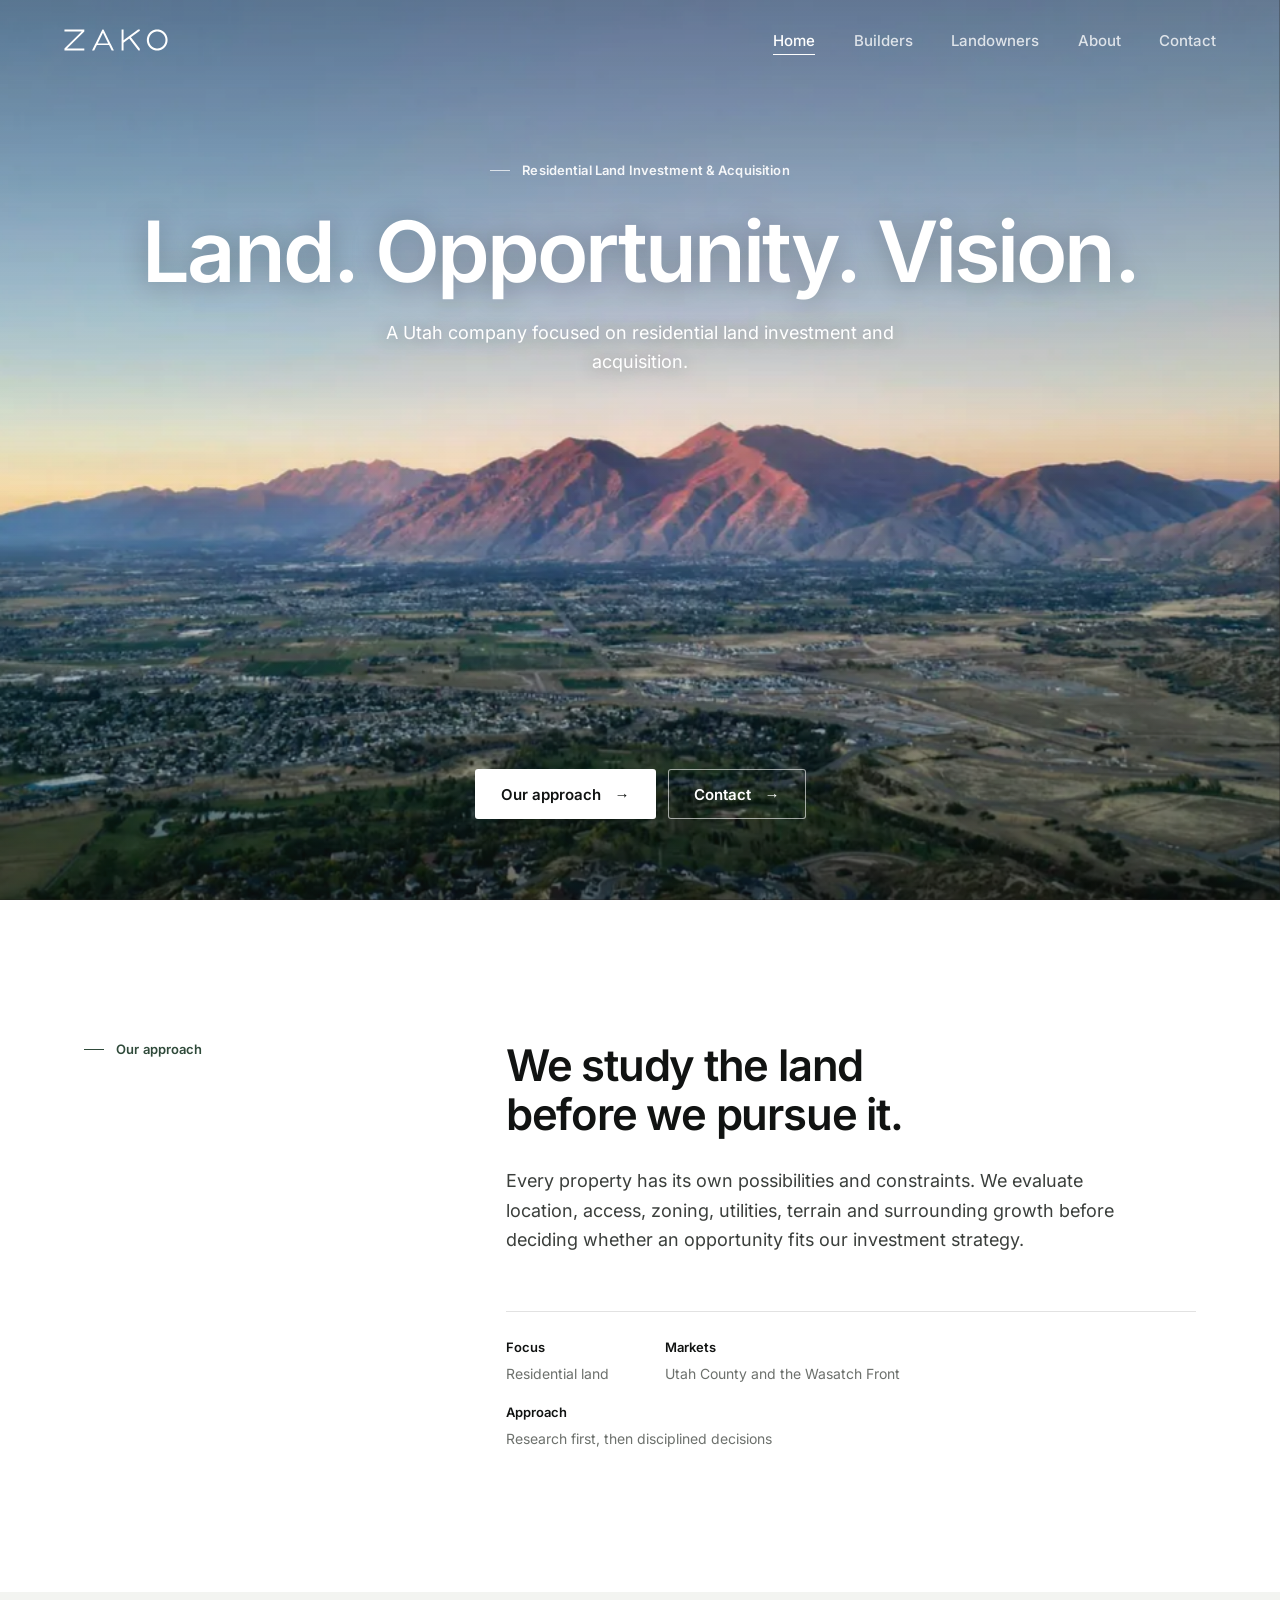
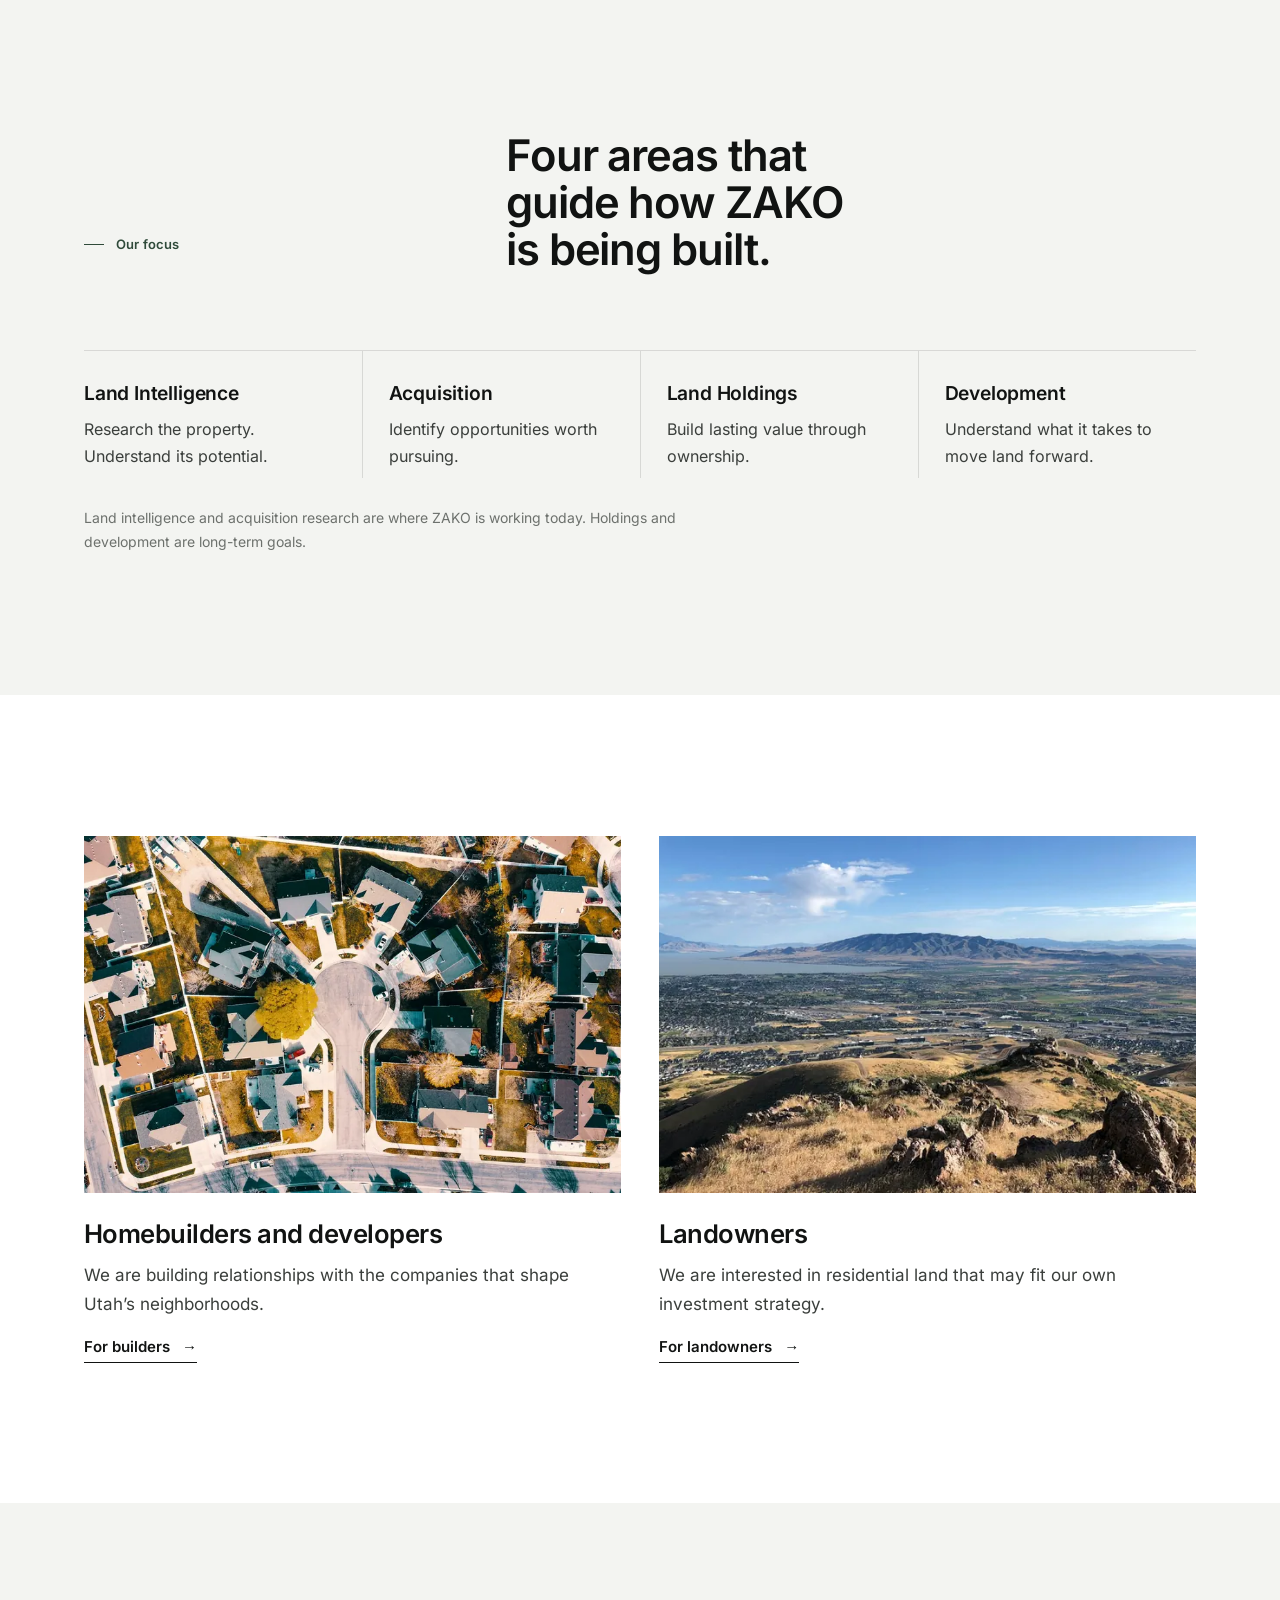
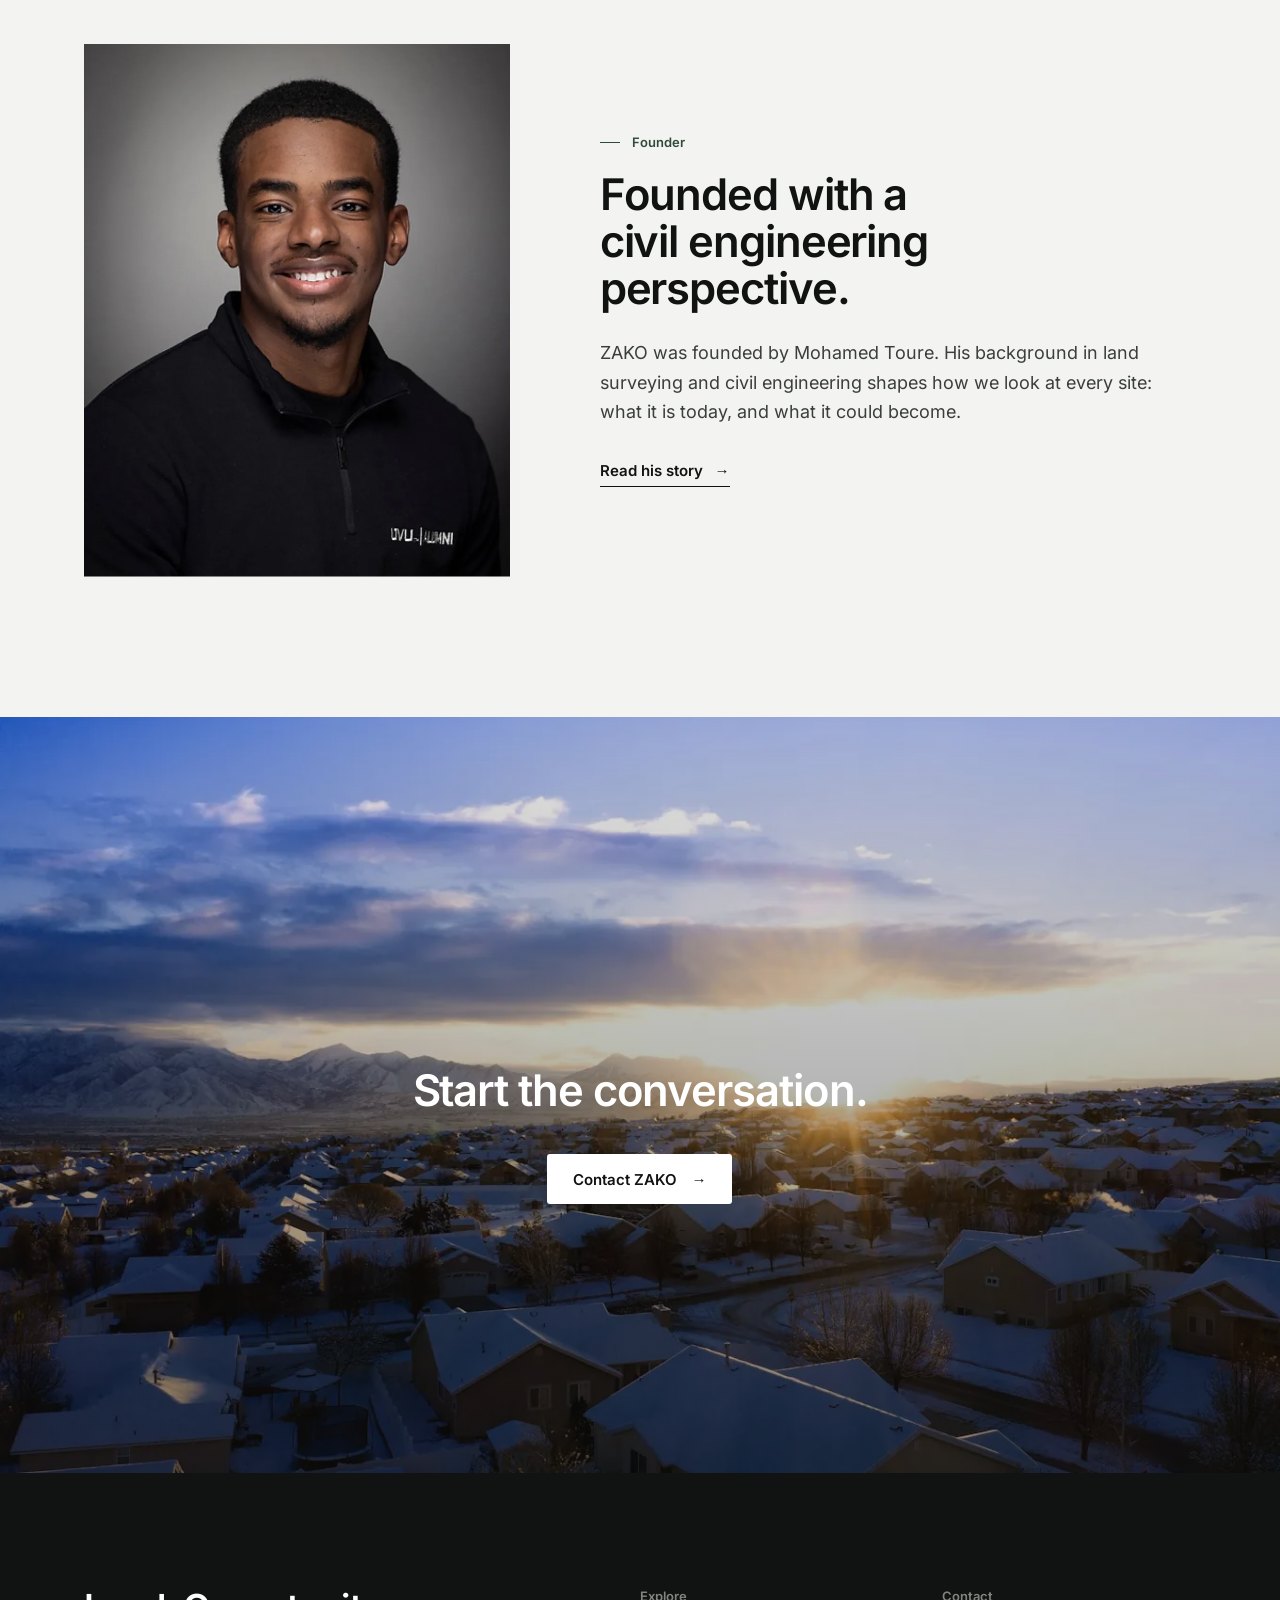
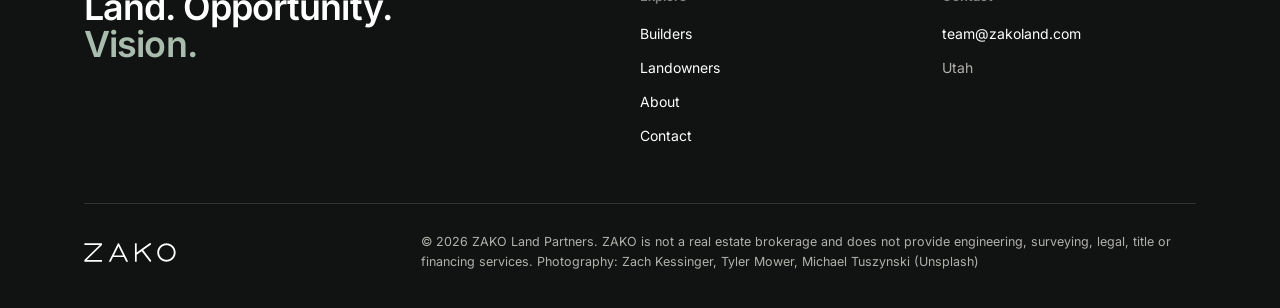
<file: docs/index.html>
<!DOCTYPE html>
<html lang="en">
<head>
<meta charset="utf-8">

<meta name="viewport" content="width=device-width, initial-scale=1">
<title>ZAKO Land Partners | Utah Residential Land Investment & Acquisition</title>
<meta name="description" content="ZAKO Land Partners is a Utah company focused on residential land investment and acquisition. We study the land before we pursue it.">

<link rel="canonical" href="https://zakoland.com/">
<meta property="og:type" content="website">
<meta property="og:site_name" content="ZAKO Land Partners">
<meta property="og:title" content="ZAKO Land Partners | Utah Residential Land Investment & Acquisition">
<meta property="og:description" content="ZAKO Land Partners is a Utah company focused on residential land investment and acquisition. We study the land before we pursue it.">
<meta property="og:url" content="https://zakoland.com/">
<meta property="og:image" content="https://zakoland.com/assets/img/og-image.jpg">
<meta property="og:image:width" content="1200">
<meta property="og:image:height" content="630">
<meta property="og:image:alt" content="ZAKO Land Partners wordmark over a Utah valley at dusk">
<meta name="twitter:card" content="summary_large_image">
<meta name="theme-color" content="#F5F3EE">
<link rel="icon" href="assets/img/favicon.svg" type="image/svg+xml">
<link rel="icon" href="assets/img/favicon-32.png" sizes="32x32" type="image/png">
<link rel="apple-touch-icon" href="assets/img/apple-touch-icon.png">
<link rel="preload" href="assets/fonts/inter-var.woff2" as="font" type="font/woff2" crossorigin>
<link rel="preload" as="image" href="assets/photo/hero-1280.webp" type="image/webp" imagesrcset="assets/photo/hero-800.webp 800w, assets/photo/hero-1280.webp 1280w, assets/photo/hero-1920.webp 1920w" imagesizes="100vw">
<link rel="stylesheet" href="css/site.css">
<script>document.documentElement.classList.add('js')</script>
<script type="application/ld+json">{"@context": "https://schema.org", "@type": "Organization", "name": "ZAKO Land Partners", "url": "https://zakoland.com/", "logo": "https://zakoland.com/assets/img/zako-lockup.svg", "email": "team@zakoland.com", "description": "Residential land investment and acquisition in Utah.", "areaServed": {"@type": "State", "name": "Utah"}}</script>
</head>
<body class="over">
<a class="skip" href="#main">Skip to content</a>

<header class="hdr"><div class="hdr__in">
<a class="logo" href="index.html" aria-label="ZAKO Land Partners, home">
<img class="on-light" src="assets/img/zako.svg" alt="ZAKO" width="104" height="21">
<img class="on-dark" src="assets/img/zako-white.svg" alt="" width="104" height="21"></a>
<button class="menu" type="button" aria-expanded="false" aria-controls="nav">Menu</button>
<nav class="nav" id="nav" aria-label="Main"><a href="index.html" aria-current=page>Home</a><a href="builders.html">Builders</a><a href="landowners.html">Landowners</a><a href="about.html">About</a><a href="contact.html">Contact</a></nav>
</div></header>
<main id="main">
<section class="photo photo--hero" aria-labelledby="h">
<picture><source type="image/webp" srcset="assets/photo/hero-800.webp 800w, assets/photo/hero-1280.webp 1280w, assets/photo/hero-1920.webp 1920w" sizes="100vw"><img src="assets/photo/hero-1920.jpg" srcset="assets/photo/hero-800.jpg 800w, assets/photo/hero-1280.jpg 1280w, assets/photo/hero-1920.jpg 1920w" sizes="100vw" width="1920" height="992" alt="Dusk over Spanish Fork, Utah, with neighborhoods and open land below the mountains" fetchpriority="high" decoding="async"></picture>
<div class="photo__in">
<div class="hero__copy">
<p class="label label--light rise" style="--d:100ms">Residential Land Investment &amp; Acquisition</p>
<h1 id="h"><span class="rise" style="--d:250ms">Land.</span> <span class="rise" style="--d:400ms">Opportunity.</span> <span class="rise v" style="--d:550ms">Vision.</span></h1>
<p class="sub rise" style="--d:760ms">A Utah company focused on residential land investment and acquisition.</p>
</div>
<div class="btns rise" style="--d:920ms"><a class="btn btn--light" href="#approach">Our approach</a><a class="btn btn--ghost" href="contact.html">Contact</a></div>
</div>
<span class="cue" aria-hidden="true"></span>
</section>

<section class="band" id="approach" aria-labelledby="what-h"><div class="wrap intro">
<p class="label" data-r>Our approach</p>
<div>
<h2 id="what-h" class="statement" data-r style="--d:80ms">We study the land before we pursue it.</h2>
<p class="lead" data-r style="--d:140ms">Every property has its own possibilities and constraints. We evaluate location, access, zoning, utilities, terrain and surrounding growth before deciding whether an opportunity fits our investment strategy.</p>
<div class="intro__foot" data-r style="--d:200ms">
<p><span>Focus</span>Residential land</p>
<p><span>Markets</span>Utah County and the Wasatch Front</p>
<p><span>Approach</span>Research first, then disciplined decisions</p>
</div>
</div>
</div></section>

<section class="band band--alt" aria-labelledby="focus-h"><div class="wrap">
<div class="head2"><p class="label" data-r>Our focus</p><h2 id="focus-h" data-r style="--d:60ms">Four areas that guide how ZAKO is being built.</h2></div>
<ul class="focus"><li data-r><h3>Land Intelligence</h3><p>Research the property. Understand its potential.</p></li><li data-r style="--d:90ms"><h3>Acquisition</h3><p>Identify opportunities worth pursuing.</p></li><li data-r style="--d:180ms"><h3>Land Holdings</h3><p>Build lasting value through ownership.</p></li><li data-r style="--d:270ms"><h3>Development</h3><p>Understand what it takes to move land forward.</p></li></ul>
<p class="focus-note" data-r style="--d:200ms">Land intelligence and acquisition research are where ZAKO is working today. Holdings and development are long-term goals.</p>
</div></section>

<section class="band" aria-label="Builders and landowners"><div class="wrap cards">
<a class="card" href="builders.html" data-r><div class="frame"><picture><source type="image/webp" srcset="assets/photo/plan-800.webp 800w, assets/photo/plan-1360.webp 1360w" sizes="(min-width: 901px) 46vw, 92vw"><img src="assets/photo/plan-1360.jpg" srcset="assets/photo/plan-800.jpg 800w, assets/photo/plan-1360.jpg 1360w" sizes="(min-width: 901px) 46vw, 92vw" width="1360" height="880" alt="Aerial view of a residential cul-de-sac in Herriman, Utah" loading="lazy" decoding="async"></picture></div>
<h3>Homebuilders and developers</h3><p>We are building relationships with the companies that shape Utah&rsquo;s neighborhoods.</p><span class="arrow">For builders</span></a>
<a class="card" href="landowners.html" data-r style="--d:120ms"><div class="frame"><picture><source type="image/webp" srcset="assets/photo/valley-800.webp 800w, assets/photo/valley-1280.webp 1280w, assets/photo/valley-1920.webp 1920w" sizes="(min-width: 901px) 46vw, 92vw"><img src="assets/photo/valley-1920.jpg" srcset="assets/photo/valley-800.jpg 800w, assets/photo/valley-1280.jpg 1280w, assets/photo/valley-1920.jpg 1920w" sizes="(min-width: 901px) 46vw, 92vw" width="1920" height="992" alt="View over Lehi and Saratoga Springs, Utah, toward Utah Lake" loading="lazy" decoding="async"></picture></div>
<h3>Landowners</h3><p>We are interested in residential land that may fit our own investment strategy.</p><span class="arrow">For landowners</span></a>
</div></section>

<section class="band band--alt" aria-labelledby="founder"><div class="wrap founder">
<div class="frame" data-r><picture><source type="image/webp" srcset="assets/photo/founder-480.webp 480w, assets/photo/founder-839.webp 839w" sizes="(min-width: 901px) 40vw, 90vw"><img src="assets/photo/founder-839.jpg" srcset="assets/photo/founder-480.jpg 480w, assets/photo/founder-839.jpg 839w" sizes="(min-width: 901px) 40vw, 90vw" width="839" height="1327" alt="Mohamed Toure, founder of ZAKO Land Partners" loading="lazy" decoding="async"></picture></div>
<div>
<p class="label" data-r>Founder</p>
<h2 id="founder" data-r style="--d:60ms">Founded with a civil engineering perspective.</h2>
<p class="lead" data-r style="--d:120ms">ZAKO was founded by Mohamed Toure. His background in land surveying and civil engineering shapes how we look at every site: what it is today, and what it could become.</p>
<a class="arrow" data-r style="--d:180ms" href="about.html">Read his story</a>
</div>
</div></section>

<section class="photo photo--end" aria-labelledby="c">
<picture><source type="image/webp" srcset="assets/photo/dawn-800.webp 800w, assets/photo/dawn-1360.webp 1360w" sizes="100vw"><img src="assets/photo/dawn-1360.jpg" srcset="assets/photo/dawn-800.jpg 800w, assets/photo/dawn-1360.jpg 1360w" sizes="100vw" width="1360" height="880" alt="Sunrise over a snow-covered neighborhood in Herriman, Utah" loading="lazy" decoding="async"></picture>
<div class="photo__in"><div>
<h2 id="c" data-r style="--d:60ms">Start the conversation.</h2>
<div class="btns" data-r style="--d:160ms"><a class="btn btn--light" href="contact.html">Contact ZAKO</a></div>
</div></div>
</section>
</main>
<footer class="ftr"><div class="wrap">
<div class="ftr__top">
<p class="ftr__say">Land. Opportunity. <em>Vision.</em></p>
<div><h2>Explore</h2><nav aria-label="Footer"><a href="builders.html">Builders</a><a href="landowners.html">Landowners</a><a href="about.html">About</a><a href="contact.html">Contact</a></nav></div>
<div class="ftr__contact"><h2>Contact</h2><p><a href="mailto:team@zakoland.com">team@zakoland.com</a></p><p>Utah</p></div>
</div>
<div class="ftr__bar">
<a class="logo" href="index.html" aria-label="ZAKO Land Partners, home"><img src="assets/img/zako-white.svg" alt="ZAKO" width="104" height="21"></a>
<p class="ftr__fine">&copy; <span data-year>2026</span> ZAKO Land Partners. ZAKO is not a real estate brokerage and does not provide engineering, surveying, legal, title or financing services. Photography: Zach Kessinger, Tyler Mower, Michael Tuszynski (Unsplash)</p>
</div>
</div></footer>
<script src="js/site.js" defer></script>
</body>
</html>
</file>
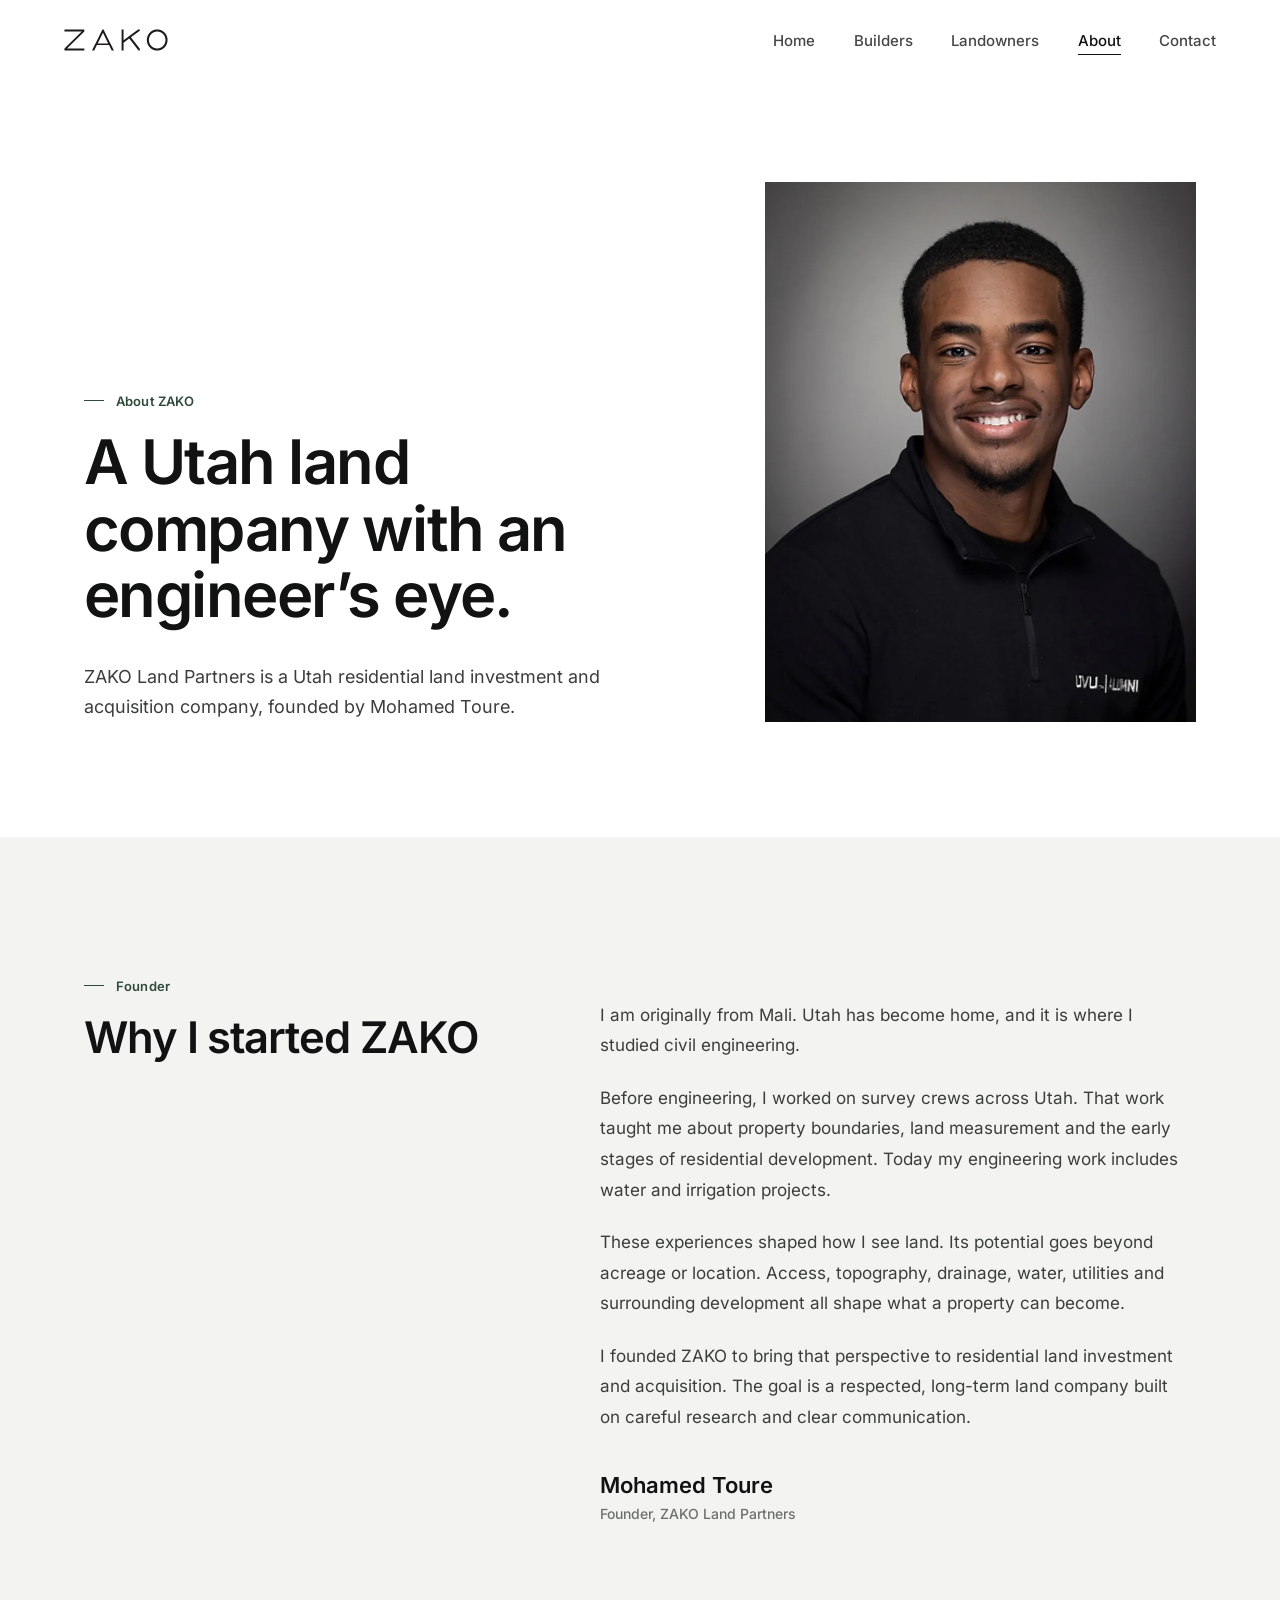
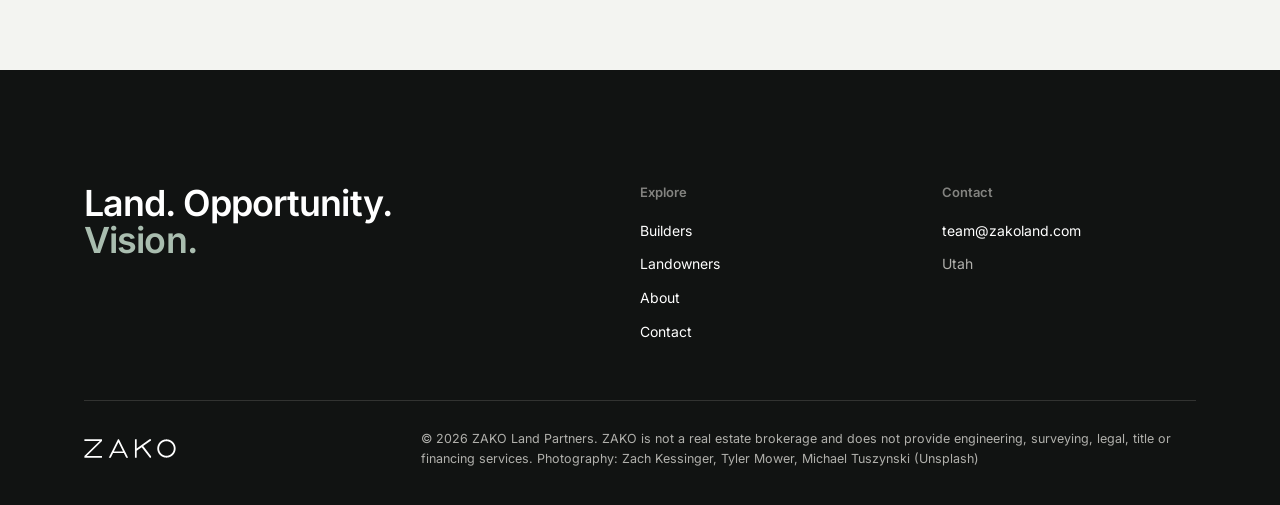
<file: docs/about.html>
<!DOCTYPE html>
<html lang="en">
<head>
<meta charset="utf-8">

<meta name="viewport" content="width=device-width, initial-scale=1">
<title>About | ZAKO Land Partners</title>
<meta name="description" content="ZAKO Land Partners was founded in Utah by Mohamed Toure, bringing a surveying and civil engineering perspective to land investment and acquisition.">

<link rel="canonical" href="https://zakoland.com/about.html">
<meta property="og:type" content="website">
<meta property="og:site_name" content="ZAKO Land Partners">
<meta property="og:title" content="About | ZAKO Land Partners">
<meta property="og:description" content="ZAKO Land Partners was founded in Utah by Mohamed Toure, bringing a surveying and civil engineering perspective to land investment and acquisition.">
<meta property="og:url" content="https://zakoland.com/about.html">
<meta property="og:image" content="https://zakoland.com/assets/img/og-image.jpg">
<meta property="og:image:width" content="1200">
<meta property="og:image:height" content="630">
<meta property="og:image:alt" content="ZAKO Land Partners wordmark over a Utah valley at dusk">
<meta name="twitter:card" content="summary_large_image">
<meta name="theme-color" content="#F5F3EE">
<link rel="icon" href="assets/img/favicon.svg" type="image/svg+xml">
<link rel="icon" href="assets/img/favicon-32.png" sizes="32x32" type="image/png">
<link rel="apple-touch-icon" href="assets/img/apple-touch-icon.png">
<link rel="preload" href="assets/fonts/inter-var.woff2" as="font" type="font/woff2" crossorigin>

<link rel="stylesheet" href="css/site.css">
<script>document.documentElement.classList.add('js')</script>

</head>
<body class="">
<a class="skip" href="#main">Skip to content</a>

<header class="hdr"><div class="hdr__in">
<a class="logo" href="index.html" aria-label="ZAKO Land Partners, home">
<img class="on-light" src="assets/img/zako.svg" alt="ZAKO" width="104" height="21">
<img class="on-dark" src="assets/img/zako-white.svg" alt="" width="104" height="21"></a>
<button class="menu" type="button" aria-expanded="false" aria-controls="nav">Menu</button>
<nav class="nav" id="nav" aria-label="Main"><a href="index.html">Home</a><a href="builders.html">Builders</a><a href="landowners.html">Landowners</a><a href="about.html" aria-current=page>About</a><a href="contact.html">Contact</a></nav>
</div></header>
<main id="main">
<section class="open about-open" aria-labelledby="h"><div class="wrap open__grid">
<div>
<p class="label rise" style="--d:80ms">About ZAKO</p>
<h1 id="h" class="rise" style="--d:200ms">A Utah land company with an engineer&rsquo;s eye.</h1>
<p class="lead rise" style="--d:360ms">ZAKO Land Partners is a Utah residential land investment and acquisition company, founded by Mohamed Toure.</p>

</div>
<div class="frame frame--land rise" style="--d:300ms"><picture><source type="image/webp" srcset="assets/photo/founder-480.webp 480w, assets/photo/founder-839.webp 839w" sizes="(min-width: 901px) 40vw, 90vw"><img src="assets/photo/founder-839.jpg" srcset="assets/photo/founder-480.jpg 480w, assets/photo/founder-839.jpg 839w" sizes="(min-width: 901px) 40vw, 90vw" width="839" height="1327" alt="Mohamed Toure, founder of ZAKO Land Partners" fetchpriority="high" decoding="async"></picture></div>
</div></section>

<section class="band band--alt" aria-labelledby="f"><div class="wrap split">
<div><p class="label" data-r>Founder</p><h2 id="f" data-r style="--d:60ms">Why I started ZAKO</h2></div>
<div class="story">
<p data-r style="--d:60ms">I am originally from Mali. Utah has become home, and it is where I studied civil engineering.</p><p data-r style="--d:100ms">Before engineering, I worked on survey crews across Utah. That work taught me about property boundaries, land measurement and the early stages of residential development. Today my engineering work includes water and irrigation projects.</p><p data-r style="--d:140ms">These experiences shaped how I see land. Its potential goes beyond acreage or location. Access, topography, drainage, water, utilities and surrounding development all shape what a property can become.</p><p data-r style="--d:180ms">I founded ZAKO to bring that perspective to residential land investment and acquisition. The goal is a respected, long-term land company built on careful research and clear communication.</p>
<p class="sign" data-r style="--d:240ms">Mohamed Toure<span>Founder, ZAKO Land Partners</span></p>
</div>
</div></section>
</main>
<footer class="ftr"><div class="wrap">
<div class="ftr__top">
<p class="ftr__say">Land. Opportunity. <em>Vision.</em></p>
<div><h2>Explore</h2><nav aria-label="Footer"><a href="builders.html">Builders</a><a href="landowners.html">Landowners</a><a href="about.html">About</a><a href="contact.html">Contact</a></nav></div>
<div class="ftr__contact"><h2>Contact</h2><p><a href="mailto:team@zakoland.com">team@zakoland.com</a></p><p>Utah</p></div>
</div>
<div class="ftr__bar">
<a class="logo" href="index.html" aria-label="ZAKO Land Partners, home"><img src="assets/img/zako-white.svg" alt="ZAKO" width="104" height="21"></a>
<p class="ftr__fine">&copy; <span data-year>2026</span> ZAKO Land Partners. ZAKO is not a real estate brokerage and does not provide engineering, surveying, legal, title or financing services. Photography: Zach Kessinger, Tyler Mower, Michael Tuszynski (Unsplash)</p>
</div>
</div></footer>
<script src="js/site.js" defer></script>
</body>
</html>
</file>
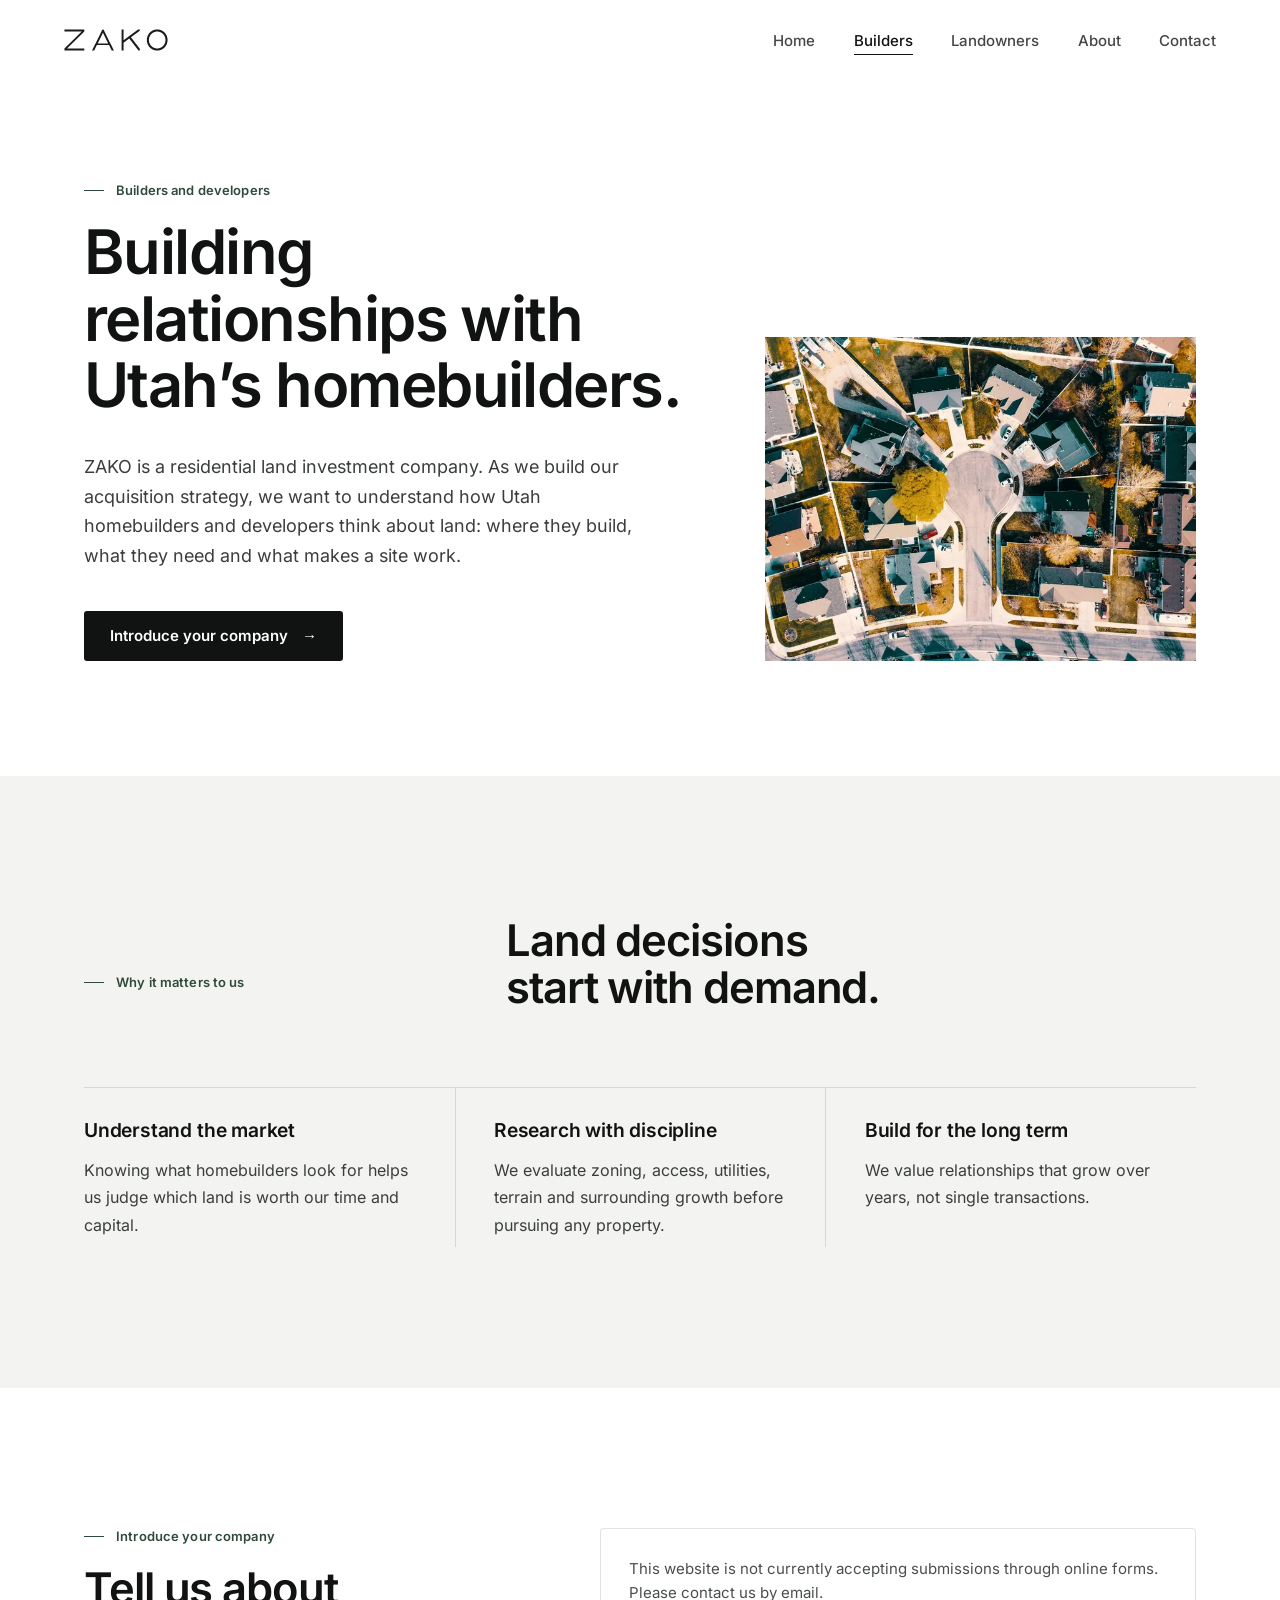
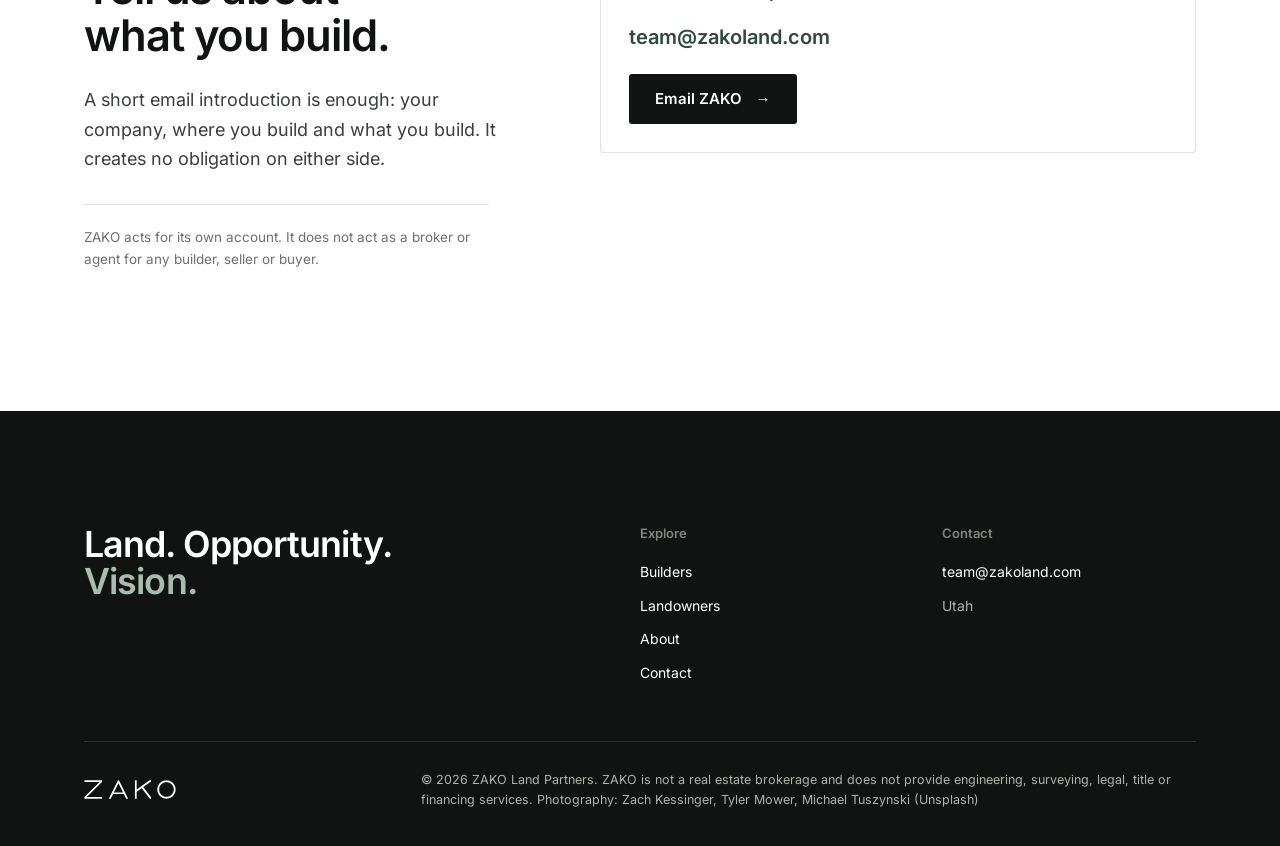
<file: docs/builders.html>
<!DOCTYPE html>
<html lang="en">
<head>
<meta charset="utf-8">

<meta name="viewport" content="width=device-width, initial-scale=1">
<title>Builders and Developers | ZAKO Land Partners</title>
<meta name="description" content="ZAKO Land Partners is building relationships with Utah homebuilders and developers as part of its residential land investment strategy.">

<link rel="canonical" href="https://zakoland.com/builders.html">
<meta property="og:type" content="website">
<meta property="og:site_name" content="ZAKO Land Partners">
<meta property="og:title" content="Builders and Developers | ZAKO Land Partners">
<meta property="og:description" content="ZAKO Land Partners is building relationships with Utah homebuilders and developers as part of its residential land investment strategy.">
<meta property="og:url" content="https://zakoland.com/builders.html">
<meta property="og:image" content="https://zakoland.com/assets/img/og-image.jpg">
<meta property="og:image:width" content="1200">
<meta property="og:image:height" content="630">
<meta property="og:image:alt" content="ZAKO Land Partners wordmark over a Utah valley at dusk">
<meta name="twitter:card" content="summary_large_image">
<meta name="theme-color" content="#F5F3EE">
<link rel="icon" href="assets/img/favicon.svg" type="image/svg+xml">
<link rel="icon" href="assets/img/favicon-32.png" sizes="32x32" type="image/png">
<link rel="apple-touch-icon" href="assets/img/apple-touch-icon.png">
<link rel="preload" href="assets/fonts/inter-var.woff2" as="font" type="font/woff2" crossorigin>

<link rel="stylesheet" href="css/site.css">
<script>document.documentElement.classList.add('js')</script>

</head>
<body class="">
<a class="skip" href="#main">Skip to content</a>

<header class="hdr"><div class="hdr__in">
<a class="logo" href="index.html" aria-label="ZAKO Land Partners, home">
<img class="on-light" src="assets/img/zako.svg" alt="ZAKO" width="104" height="21">
<img class="on-dark" src="assets/img/zako-white.svg" alt="" width="104" height="21"></a>
<button class="menu" type="button" aria-expanded="false" aria-controls="nav">Menu</button>
<nav class="nav" id="nav" aria-label="Main"><a href="index.html">Home</a><a href="builders.html" aria-current=page>Builders</a><a href="landowners.html">Landowners</a><a href="about.html">About</a><a href="contact.html">Contact</a></nav>
</div></header>
<main id="main">
<section class="open " aria-labelledby="h"><div class="wrap open__grid">
<div>
<p class="label rise" style="--d:80ms">Builders and developers</p>
<h1 id="h" class="rise" style="--d:200ms">Building relationships with Utah&rsquo;s homebuilders.</h1>
<p class="lead rise" style="--d:360ms">ZAKO is a residential land investment company. As we build our acquisition strategy, we want to understand how Utah homebuilders and developers think about land: where they build, what they need and what makes a site work.</p>
<div class="btns rise" style="--d:480ms"><a class="btn" href="#introduce">Introduce your company</a></div>
</div>
<div class="frame frame--land rise" style="--d:300ms"><picture><source type="image/webp" srcset="assets/photo/plan-800.webp 800w, assets/photo/plan-1360.webp 1360w" sizes="(min-width: 901px) 40vw, 90vw"><img src="assets/photo/plan-1360.jpg" srcset="assets/photo/plan-800.jpg 800w, assets/photo/plan-1360.jpg 1360w" sizes="(min-width: 901px) 40vw, 90vw" width="1360" height="880" alt="Aerial view of a residential cul-de-sac in Herriman, Utah" fetchpriority="high" decoding="async"></picture></div>
</div></section>

<section class="band band--alt" aria-labelledby="how"><div class="wrap">
<div class="head2"><p class="label" data-r>Why it matters to us</p><h2 id="how" data-r style="--d:60ms">Land decisions start with demand.</h2></div>
<ol class="steps"><li data-r><h3>Understand the market</h3><p>Knowing what homebuilders look for helps us judge which land is worth our time and capital.</p></li><li data-r style="--d:110ms"><h3>Research with discipline</h3><p>We evaluate zoning, access, utilities, terrain and surrounding growth before pursuing any property.</p></li><li data-r style="--d:220ms"><h3>Build for the long term</h3><p>We value relationships that grow over years, not single transactions.</p></li></ol>
</div></section>

<section class="band" id="introduce" aria-labelledby="f"><div class="wrap split">
<div><p class="label" data-r>Introduce your company</p><h2 id="f" data-r style="--d:60ms">Tell us about what you build.</h2>
<p class="lead" data-r style="--d:120ms">A short email introduction is enough: your company, where you build and what you build. It creates no obligation on either side.</p>
<p class="fine" data-r style="--d:180ms">ZAKO acts for its own account. It does not act as a broker or agent for any builder, seller or buyer.</p></div>
<div class="mailbox">
<p class="mailbox__note">This website is not currently accepting submissions through online forms. Please contact us by email.</p>
<p><a class="mailbox__addr" href="mailto:team@zakoland.com?subject=Builder%20introduction">team@zakoland.com</a></p>
<div><a class="btn" href="mailto:team@zakoland.com?subject=Builder%20introduction">Email ZAKO</a></div>
</div>
</div></section>
</main>
<footer class="ftr"><div class="wrap">
<div class="ftr__top">
<p class="ftr__say">Land. Opportunity. <em>Vision.</em></p>
<div><h2>Explore</h2><nav aria-label="Footer"><a href="builders.html">Builders</a><a href="landowners.html">Landowners</a><a href="about.html">About</a><a href="contact.html">Contact</a></nav></div>
<div class="ftr__contact"><h2>Contact</h2><p><a href="mailto:team@zakoland.com">team@zakoland.com</a></p><p>Utah</p></div>
</div>
<div class="ftr__bar">
<a class="logo" href="index.html" aria-label="ZAKO Land Partners, home"><img src="assets/img/zako-white.svg" alt="ZAKO" width="104" height="21"></a>
<p class="ftr__fine">&copy; <span data-year>2026</span> ZAKO Land Partners. ZAKO is not a real estate brokerage and does not provide engineering, surveying, legal, title or financing services. Photography: Zach Kessinger, Tyler Mower, Michael Tuszynski (Unsplash)</p>
</div>
</div></footer>
<script src="js/site.js" defer></script>
</body>
</html>
</file>
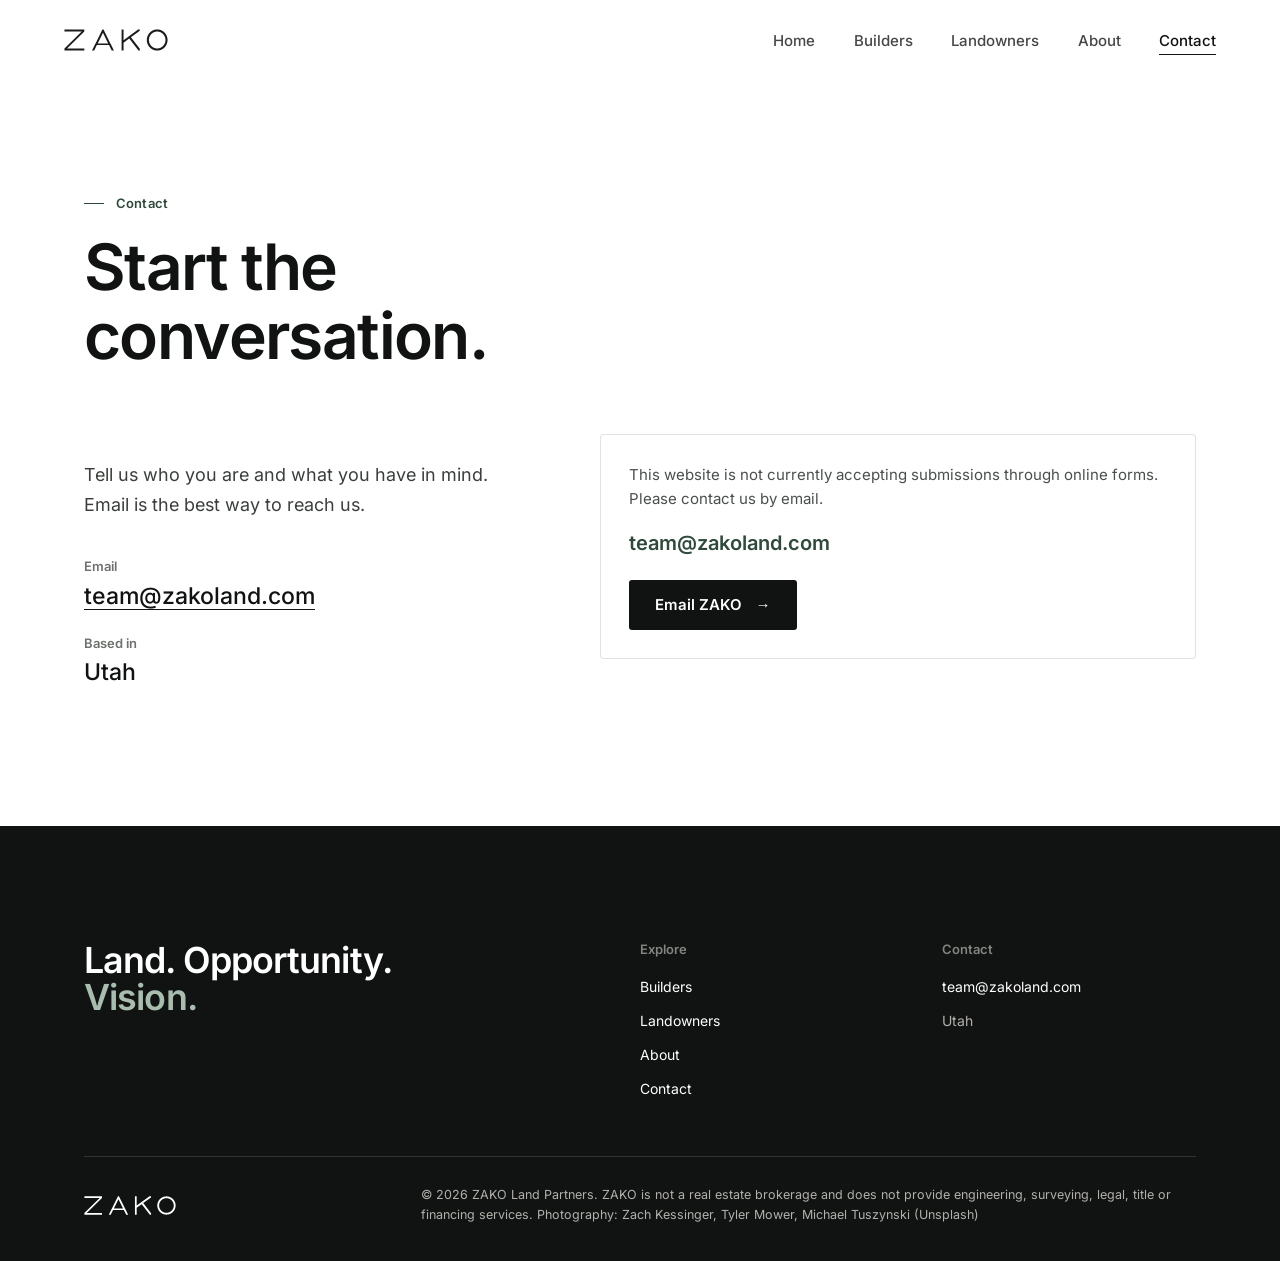
<file: docs/contact.html>
<!DOCTYPE html>
<html lang="en">
<head>
<meta charset="utf-8">

<meta name="viewport" content="width=device-width, initial-scale=1">
<title>Contact | ZAKO Land Partners</title>
<meta name="description" content="Contact ZAKO Land Partners about residential land in Utah. team@zakoland.com">

<link rel="canonical" href="https://zakoland.com/contact.html">
<meta property="og:type" content="website">
<meta property="og:site_name" content="ZAKO Land Partners">
<meta property="og:title" content="Contact | ZAKO Land Partners">
<meta property="og:description" content="Contact ZAKO Land Partners about residential land in Utah. team@zakoland.com">
<meta property="og:url" content="https://zakoland.com/contact.html">
<meta property="og:image" content="https://zakoland.com/assets/img/og-image.jpg">
<meta property="og:image:width" content="1200">
<meta property="og:image:height" content="630">
<meta property="og:image:alt" content="ZAKO Land Partners wordmark over a Utah valley at dusk">
<meta name="twitter:card" content="summary_large_image">
<meta name="theme-color" content="#F5F3EE">
<link rel="icon" href="assets/img/favicon.svg" type="image/svg+xml">
<link rel="icon" href="assets/img/favicon-32.png" sizes="32x32" type="image/png">
<link rel="apple-touch-icon" href="assets/img/apple-touch-icon.png">
<link rel="preload" href="assets/fonts/inter-var.woff2" as="font" type="font/woff2" crossorigin>

<link rel="stylesheet" href="css/site.css">
<script>document.documentElement.classList.add('js')</script>

</head>
<body class="">
<a class="skip" href="#main">Skip to content</a>

<header class="hdr"><div class="hdr__in">
<a class="logo" href="index.html" aria-label="ZAKO Land Partners, home">
<img class="on-light" src="assets/img/zako.svg" alt="ZAKO" width="104" height="21">
<img class="on-dark" src="assets/img/zako-white.svg" alt="" width="104" height="21"></a>
<button class="menu" type="button" aria-expanded="false" aria-controls="nav">Menu</button>
<nav class="nav" id="nav" aria-label="Main"><a href="index.html">Home</a><a href="builders.html">Builders</a><a href="landowners.html">Landowners</a><a href="about.html">About</a><a href="contact.html" aria-current=page>Contact</a></nav>
</div></header>
<main id="main">
<section class="phead"><div class="wrap">
<p class="label rise" style="--d:80ms">Contact</p>
<h1 class="rise" style="--d:200ms">Start the conversation.</h1>
</div></section>
<section class="band band--flush" aria-label="Contact by email"><div class="wrap split">
<div><p class="lead" data-r>Tell us who you are and what you have in mind. Email is the best way to reach us.</p>
<dl class="contacts" data-r style="--d:80ms">
<div><dt>Email</dt><dd><a href="mailto:team@zakoland.com">team@zakoland.com</a></dd></div>
<div><dt>Based in</dt><dd>Utah</dd></div>
</dl></div>
<div class="mailbox">
<p class="mailbox__note">This website is not currently accepting submissions through online forms. Please contact us by email.</p>
<p><a class="mailbox__addr" href="mailto:team@zakoland.com?subject=Website%20inquiry">team@zakoland.com</a></p>
<div><a class="btn" href="mailto:team@zakoland.com?subject=Website%20inquiry">Email ZAKO</a></div>
</div>
</div></section>
</main>
<footer class="ftr"><div class="wrap">
<div class="ftr__top">
<p class="ftr__say">Land. Opportunity. <em>Vision.</em></p>
<div><h2>Explore</h2><nav aria-label="Footer"><a href="builders.html">Builders</a><a href="landowners.html">Landowners</a><a href="about.html">About</a><a href="contact.html">Contact</a></nav></div>
<div class="ftr__contact"><h2>Contact</h2><p><a href="mailto:team@zakoland.com">team@zakoland.com</a></p><p>Utah</p></div>
</div>
<div class="ftr__bar">
<a class="logo" href="index.html" aria-label="ZAKO Land Partners, home"><img src="assets/img/zako-white.svg" alt="ZAKO" width="104" height="21"></a>
<p class="ftr__fine">&copy; <span data-year>2026</span> ZAKO Land Partners. ZAKO is not a real estate brokerage and does not provide engineering, surveying, legal, title or financing services. Photography: Zach Kessinger, Tyler Mower, Michael Tuszynski (Unsplash)</p>
</div>
</div></footer>
<script src="js/site.js" defer></script>
</body>
</html>
</file>
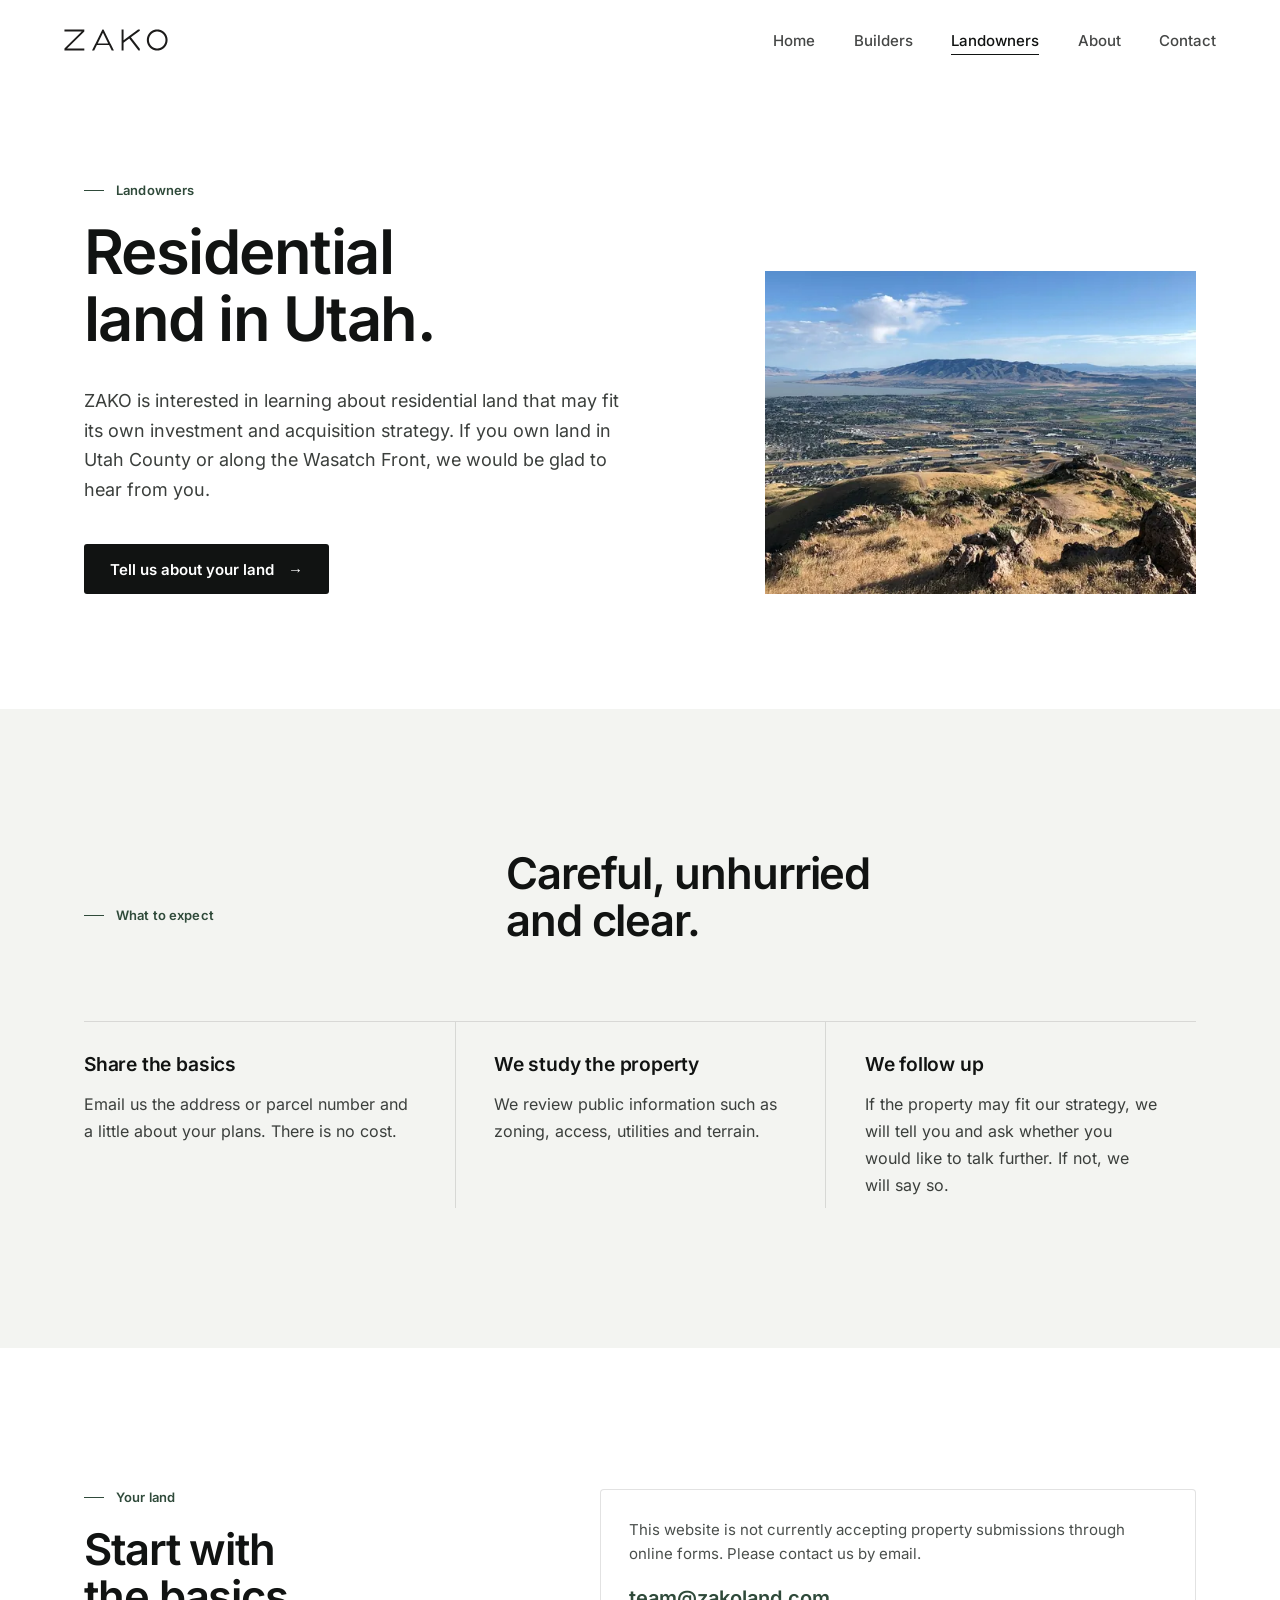
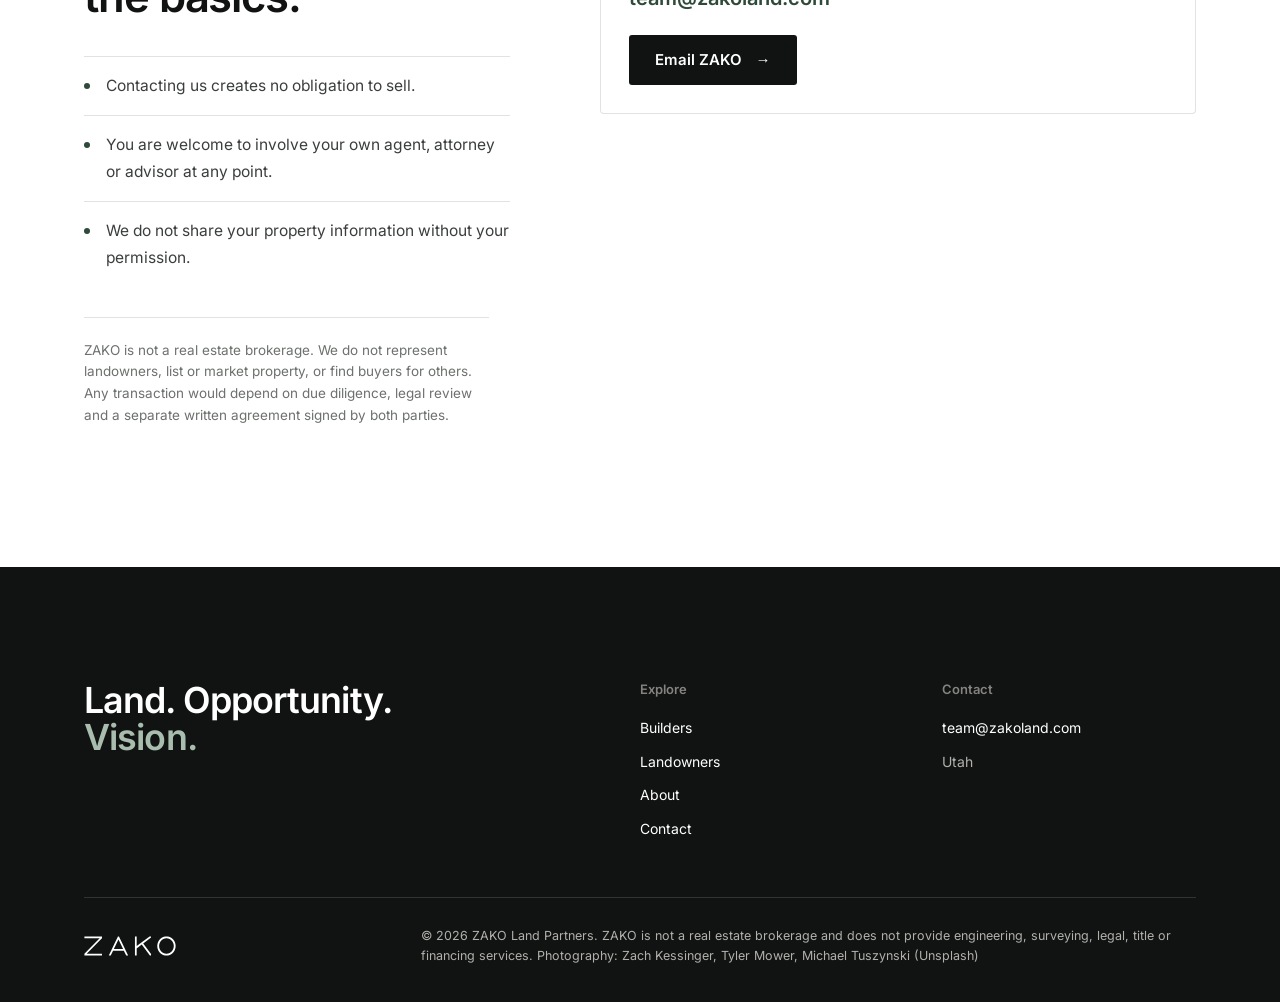
<file: docs/landowners.html>
<!DOCTYPE html>
<html lang="en">
<head>
<meta charset="utf-8">

<meta name="viewport" content="width=device-width, initial-scale=1">
<title>Landowners | ZAKO Land Partners</title>
<meta name="description" content="ZAKO Land Partners is interested in residential land in Utah that may fit its own investment and acquisition strategy. No obligation.">

<link rel="canonical" href="https://zakoland.com/landowners.html">
<meta property="og:type" content="website">
<meta property="og:site_name" content="ZAKO Land Partners">
<meta property="og:title" content="Landowners | ZAKO Land Partners">
<meta property="og:description" content="ZAKO Land Partners is interested in residential land in Utah that may fit its own investment and acquisition strategy. No obligation.">
<meta property="og:url" content="https://zakoland.com/landowners.html">
<meta property="og:image" content="https://zakoland.com/assets/img/og-image.jpg">
<meta property="og:image:width" content="1200">
<meta property="og:image:height" content="630">
<meta property="og:image:alt" content="ZAKO Land Partners wordmark over a Utah valley at dusk">
<meta name="twitter:card" content="summary_large_image">
<meta name="theme-color" content="#F5F3EE">
<link rel="icon" href="assets/img/favicon.svg" type="image/svg+xml">
<link rel="icon" href="assets/img/favicon-32.png" sizes="32x32" type="image/png">
<link rel="apple-touch-icon" href="assets/img/apple-touch-icon.png">
<link rel="preload" href="assets/fonts/inter-var.woff2" as="font" type="font/woff2" crossorigin>

<link rel="stylesheet" href="css/site.css">
<script>document.documentElement.classList.add('js')</script>

</head>
<body class="">
<a class="skip" href="#main">Skip to content</a>

<header class="hdr"><div class="hdr__in">
<a class="logo" href="index.html" aria-label="ZAKO Land Partners, home">
<img class="on-light" src="assets/img/zako.svg" alt="ZAKO" width="104" height="21">
<img class="on-dark" src="assets/img/zako-white.svg" alt="" width="104" height="21"></a>
<button class="menu" type="button" aria-expanded="false" aria-controls="nav">Menu</button>
<nav class="nav" id="nav" aria-label="Main"><a href="index.html">Home</a><a href="builders.html">Builders</a><a href="landowners.html" aria-current=page>Landowners</a><a href="about.html">About</a><a href="contact.html">Contact</a></nav>
</div></header>
<main id="main">
<section class="open " aria-labelledby="h"><div class="wrap open__grid">
<div>
<p class="label rise" style="--d:80ms">Landowners</p>
<h1 id="h" class="rise" style="--d:200ms">Residential land in Utah.</h1>
<p class="lead rise" style="--d:360ms">ZAKO is interested in learning about residential land that may fit its own investment and acquisition strategy. If you own land in Utah County or along the Wasatch Front, we would be glad to hear from you.</p>
<div class="btns rise" style="--d:480ms"><a class="btn" href="#property">Tell us about your land</a></div>
</div>
<div class="frame frame--land rise" style="--d:300ms"><picture><source type="image/webp" srcset="assets/photo/valley-800.webp 800w, assets/photo/valley-1280.webp 1280w, assets/photo/valley-1920.webp 1920w" sizes="(min-width: 901px) 40vw, 90vw"><img src="assets/photo/valley-1920.jpg" srcset="assets/photo/valley-800.jpg 800w, assets/photo/valley-1280.jpg 1280w, assets/photo/valley-1920.jpg 1920w" sizes="(min-width: 901px) 40vw, 90vw" width="1920" height="992" alt="View over Lehi and Saratoga Springs, Utah, toward Utah Lake" fetchpriority="high" decoding="async"></picture></div>
</div></section>

<section class="band band--alt" aria-labelledby="how"><div class="wrap">
<div class="head2"><p class="label" data-r>What to expect</p><h2 id="how" data-r style="--d:60ms">Careful, unhurried and clear.</h2></div>
<ol class="steps"><li data-r><h3>Share the basics</h3><p>Email us the address or parcel number and a little about your plans. There is no cost.</p></li><li data-r style="--d:110ms"><h3>We study the property</h3><p>We review public information such as zoning, access, utilities and terrain.</p></li><li data-r style="--d:220ms"><h3>We follow up</h3><p>If the property may fit our strategy, we will tell you and ask whether you would like to talk further. If not, we will say so.</p></li></ol>
</div></section>

<section class="band" id="property" aria-labelledby="f"><div class="wrap split">
<div><p class="label" data-r>Your land</p><h2 id="f" data-r style="--d:60ms">Start with the basics.</h2>
<ul class="assure" data-r style="--d:120ms">
<li>Contacting us creates no obligation to sell.</li>
<li>You are welcome to involve your own agent, attorney or advisor at any point.</li>
<li>We do not share your property information without your permission.</li>
</ul>
<p class="fine" data-r style="--d:180ms">ZAKO is not a real estate brokerage. We do not represent landowners, list or market property, or find buyers for others. Any transaction would depend on due diligence, legal review and a separate written agreement signed by both parties.</p></div>
<div class="mailbox">
<p class="mailbox__note">This website is not currently accepting property submissions through online forms. Please contact us by email.</p>
<p><a class="mailbox__addr" href="mailto:team@zakoland.com?subject=Land%20inquiry">team@zakoland.com</a></p>
<div><a class="btn" href="mailto:team@zakoland.com?subject=Land%20inquiry">Email ZAKO</a></div>
</div>
</div></section>
</main>
<footer class="ftr"><div class="wrap">
<div class="ftr__top">
<p class="ftr__say">Land. Opportunity. <em>Vision.</em></p>
<div><h2>Explore</h2><nav aria-label="Footer"><a href="builders.html">Builders</a><a href="landowners.html">Landowners</a><a href="about.html">About</a><a href="contact.html">Contact</a></nav></div>
<div class="ftr__contact"><h2>Contact</h2><p><a href="mailto:team@zakoland.com">team@zakoland.com</a></p><p>Utah</p></div>
</div>
<div class="ftr__bar">
<a class="logo" href="index.html" aria-label="ZAKO Land Partners, home"><img src="assets/img/zako-white.svg" alt="ZAKO" width="104" height="21"></a>
<p class="ftr__fine">&copy; <span data-year>2026</span> ZAKO Land Partners. ZAKO is not a real estate brokerage and does not provide engineering, surveying, legal, title or financing services. Photography: Zach Kessinger, Tyler Mower, Michael Tuszynski (Unsplash)</p>
</div>
</div></footer>
<script src="js/site.js" defer></script>
</body>
</html>
</file>
<file: docs/css/site.css>
/* ZAKO Land Partners — v5
   VOICE    quiet, certain, few words
   PICTURE  real Utah photography; full-bleed on the homepage, framed on inner pages
   COLOUR   warm paper grounds, near-black ink, one restrained deep green
   TYPE     Instrument Serif headlines, Inter text and small uppercase labels
   MOTION   reveal once on scroll, slow and short; nothing loops; off under prefers-reduced-motion */

@font-face{font-family:"Instrument Serif";src:url("../assets/fonts/instrument-serif.woff2") format("woff2");font-weight:400;font-style:normal;font-display:swap}
@font-face{font-family:"Instrument Serif";src:url("../assets/fonts/instrument-serif-italic.woff2") format("woff2");font-weight:400;font-style:italic;font-display:swap}
@font-face{font-family:"Inter";src:url("../assets/fonts/inter-var.woff2") format("woff2");font-weight:100 900;font-display:swap}

:root{
  color-scheme:light;
  --paper:#F5F3EE;--paper-2:#ECE8E0;--white:#FFFFFF;
  --ink:#151514;--ink-2:#3A3936;--mute:#76726A;--line:rgba(21,21,20,.13);
  --green:#2F4A3A;--green-2:#4E6B57;
  --serif:"Instrument Serif","Times New Roman",Georgia,serif;--text:"Inter","Helvetica Neue",Arial,sans-serif;
  --gut:max(5vw,22px);--wrap:1240px;
  --ease:cubic-bezier(.2,.65,.2,1)
}
*{box-sizing:border-box;min-width:0}
html{scroll-padding-top:84px;-webkit-text-size-adjust:100%}
@media (prefers-reduced-motion:no-preference){html{scroll-behavior:smooth}}
body{margin:0;background:var(--paper);color:var(--ink);font:16.5px/1.65 var(--text);overflow-x:clip;-webkit-font-smoothing:antialiased;text-rendering:optimizeLegibility}
img{max-width:100%;height:auto;display:block}
a{color:inherit}
p,dl,dd{margin:0}
h1,h2,h3{font-family:var(--serif);font-weight:400;letter-spacing:-.012em;line-height:1.02;margin:0;text-wrap:balance}
h1{font-size:clamp(48px,7.2vw,112px)}
h2{font-size:clamp(36px,4.6vw,68px)}
h3{font-size:clamp(24px,2vw,30px);line-height:1.12}
em{font-style:italic}
.wrap{max-width:var(--wrap);margin-inline:auto;padding-inline:var(--gut)}
.band{padding-block:clamp(88px,11vw,160px)}
.band--alt{background:var(--paper-2)}
.lead{font-size:clamp(17px,1.4vw,19px);line-height:1.65;color:var(--ink-2);max-width:31em;text-wrap:pretty}
.muted{color:var(--mute)}
.label{display:flex;align-items:center;gap:14px;font:500 11.5px/1.2 var(--text);letter-spacing:.2em;text-transform:uppercase;color:var(--ink-2);margin-bottom:28px}
.label::before{content:"";width:28px;height:1px;background:var(--green)}
.label b{font-weight:500;color:var(--green)}
.label--light{color:rgba(255,255,255,.9)}
.label--light::before{background:rgba(255,255,255,.7)}
.skip{position:absolute;left:-999px;top:8px;background:var(--ink);color:var(--white);padding:10px 14px;z-index:99}
.skip:focus{left:8px}
:focus-visible{outline:2px solid var(--green);outline-offset:3px}

/* ---------- header */
.hdr{position:sticky;top:0;z-index:50;background:rgba(245,243,238,.92);backdrop-filter:saturate(1.3) blur(14px);-webkit-backdrop-filter:saturate(1.3) blur(14px);transition:background .4s,color .4s,box-shadow .4s}
.hdr__in{display:flex;align-items:center;justify-content:space-between;gap:24px;height:80px;padding-inline:var(--gut);max-width:1440px;margin-inline:auto}
.logo{display:block;width:104px;flex:none}
.logo .on-dark{display:none}
.nav{display:flex;align-items:center;gap:clamp(22px,3vw,44px)}
.nav a{position:relative;text-decoration:none;font:500 12px/1 var(--text);letter-spacing:.16em;text-transform:uppercase;padding:12px 0;opacity:.78;transition:opacity .25s}
.nav a::after{content:"";position:absolute;left:0;right:0;bottom:5px;height:1px;background:currentColor;transform:scaleX(0);transform-origin:left;transition:transform .45s var(--ease)}
.nav a:hover,.nav a[aria-current=page]{opacity:1}
.nav a:hover::after,.nav a[aria-current=page]::after{transform:scaleX(1)}
.menu{display:none;background:none;border:0;font:500 12px var(--text);letter-spacing:.16em;text-transform:uppercase;color:inherit;cursor:pointer;min-height:44px;padding:0 4px}
.over .hdr{position:fixed;left:0;right:0;background:transparent;backdrop-filter:none;-webkit-backdrop-filter:none;color:var(--white)}
.over .hdr .on-light{display:none}
.over .hdr .on-dark{display:block}
.over .hdr.solid{background:rgba(245,243,238,.94);backdrop-filter:saturate(1.3) blur(14px);-webkit-backdrop-filter:saturate(1.3) blur(14px);color:var(--ink);box-shadow:0 1px 0 var(--line)}
.over .hdr.solid .on-light{display:block}
.over .hdr.solid .on-dark{display:none}

/* ---------- buttons and links */
.btn{display:inline-flex;align-items:center;justify-content:center;gap:14px;min-height:52px;padding:0 30px;border-radius:0;border:0;background:var(--ink);color:var(--paper);font:500 12px/1 var(--text);letter-spacing:.18em;text-transform:uppercase;text-decoration:none;cursor:pointer;transition:background .35s,color .35s,box-shadow .35s}
.btn::after{content:"\2192";font-size:15px;letter-spacing:0;transition:transform .45s var(--ease)}
.btn:hover{background:var(--green)}
.btn:hover::after{transform:translateX(4px)}
.btn:disabled{opacity:.6;cursor:progress}
.btn--light{background:var(--paper);color:var(--ink)}
.btn--light:hover{background:var(--white);color:var(--ink)}
.btn--ghost{background:transparent;color:var(--white);box-shadow:inset 0 0 0 1px rgba(255,255,255,.6)}
.btn--ghost:hover{background:rgba(255,255,255,.12)}
.btn--line{background:transparent;color:var(--ink);box-shadow:inset 0 0 0 1px var(--ink)}
.btn--line:hover{background:var(--ink);color:var(--paper)}
.btns{display:flex;flex-wrap:wrap;gap:12px;margin-top:40px}
.arrow{display:inline-flex;align-items:center;gap:12px;font:500 12px/1 var(--text);letter-spacing:.18em;text-transform:uppercase;text-decoration:none;padding-bottom:8px;border-bottom:1px solid currentColor;transition:color .3s,gap .45s var(--ease)}
.arrow::after{content:"\2192";font-size:15px;letter-spacing:0}
.arrow:hover{color:var(--green);gap:18px}
.link{text-decoration:underline;text-decoration-thickness:1px;text-underline-offset:4px;transition:color .25s}
.link:hover{color:var(--green)}

/* ---------- homepage photography (preserved identity) */
.photo{position:relative;min-height:min(100svh,1000px);display:grid;color:var(--white);background:#2a2724;overflow:hidden;isolation:isolate;text-decoration:none}
.photo>picture,.photo>picture img{position:absolute;inset:0;width:100%;height:100%;object-fit:cover;z-index:-2}
.photo::after{content:"";position:absolute;inset:0;z-index:-1;pointer-events:none}
.photo__in{padding:clamp(130px,18vh,196px) var(--gut) clamp(56px,9vh,96px);display:grid;align-content:space-between;justify-items:center;text-align:center;gap:40px}
.photo--hero{min-height:100svh}
.photo--hero::after{background:linear-gradient(180deg,rgba(18,18,17,.42) 0%,rgba(18,18,17,.14) 36%,rgba(18,18,17,0) 58%,rgba(18,18,17,.5) 100%)}
.photo--hero h1{font-size:clamp(56px,9vw,140px);line-height:.98;text-shadow:0 1px 30px rgba(0,0,0,.14)}
.photo--hero h1 span{display:inline-block}
.photo--hero .label{justify-content:center;margin-bottom:30px}
.hero__copy .sub{margin:26px auto 0;max-width:32em;font-size:clamp(16px,1.4vw,19px);line-height:1.6;opacity:.96;text-shadow:0 1px 18px rgba(0,0,0,.45)}
.photo--hero .btns{margin:0;justify-content:center}
.cue{position:absolute;left:50%;bottom:22px;width:1px;height:44px;background:linear-gradient(rgba(255,255,255,0),rgba(255,255,255,.75));transform:translateX(-50%);transform-origin:top}
.pair{display:grid;grid-template-columns:repeat(2,minmax(0,1fr))}
.photo--half{min-height:min(86svh,800px)}
.photo--half .photo__in{align-content:end;justify-items:start;text-align:left}
.photo--half::after{background:linear-gradient(0deg,rgba(18,18,17,.78) 0%,rgba(18,18,17,.38) 42%,rgba(18,18,17,0) 70%)}
.photo--half h2{max-width:12ch}
.photo--half p{margin-top:16px;max-width:28em;font-size:17px;opacity:.95}
.photo--end{min-height:min(84svh,820px)}
.photo--end::after{background:linear-gradient(180deg,rgba(18,18,17,.12),rgba(18,18,17,.5))}
.photo--end>picture img{object-position:50% 40%}
.photo--end .photo__in{align-content:center}
.photo--end .label{justify-content:center}
.photo--end .btns{justify-content:center}
.tile>picture img{transition:transform 1.6s var(--ease)}
.tile:hover>picture img{transform:scale(1.035)}
.tile .arrow{margin-top:30px}
.tile:hover .arrow{gap:18px}
.tile:focus-visible{outline-offset:-6px;outline-color:var(--white)}

/* ---------- home intro */
.intro{display:grid;grid-template-columns:minmax(0,4fr) minmax(0,8fr);gap:clamp(32px,6vw,96px)}
.statement{font-family:var(--serif);font-size:clamp(32px,3.6vw,54px);line-height:1.1;letter-spacing:-.012em;max-width:19em}
.statement em{color:var(--green)}
.intro__foot{display:flex;flex-wrap:wrap;gap:20px 56px;margin-top:56px;padding-top:28px;border-top:1px solid var(--line);font-size:14px;color:var(--mute)}
.intro__foot span{display:block;font:500 11px/1.2 var(--text);letter-spacing:.2em;text-transform:uppercase;color:var(--ink);margin-bottom:8px}

/* ---------- inner page opening: words left, framed photograph right */
.open{padding:clamp(56px,8vw,112px) 0 clamp(72px,9vw,128px)}
.open__grid{display:grid;grid-template-columns:minmax(0,7fr) minmax(0,5fr);gap:clamp(40px,6vw,96px);align-items:end}
.open h1{font-size:clamp(50px,7vw,108px);max-width:9.5em}
.open h1 em{display:inline}
.open .lead{margin-top:34px}
.open .btns{margin-top:40px}
.frame{overflow:hidden;background:var(--paper-2)}
.frame img{width:100%;height:100%;aspect-ratio:4/5;object-fit:cover}
.frame--land img{aspect-ratio:4/5;object-position:50% 50%}
.caption{margin-top:14px;font-size:12px;letter-spacing:.06em;color:var(--mute)}

/* ---------- three-step strip */
.steps{list-style:none;margin:0;padding:0;display:grid;grid-template-columns:repeat(3,minmax(0,1fr));border-top:1px solid var(--line)}
.steps li{padding:36px clamp(20px,3vw,44px) 8px 0;position:relative}
.steps li+li{padding-left:clamp(20px,3vw,44px);border-left:1px solid var(--line)}
.num{display:block;font:500 11.5px/1 var(--text);letter-spacing:.2em;color:var(--green);margin-bottom:44px;font-variant-numeric:tabular-nums}
.steps p{margin-top:14px;color:var(--ink-2);font-size:16px;max-width:24em}
.head2{display:grid;grid-template-columns:minmax(0,4fr) minmax(0,8fr);gap:clamp(32px,6vw,96px);margin-bottom:clamp(48px,6vw,80px);align-items:end}
.head2 h2{max-width:14ch}

/* ---------- split (form sections, founder) */
.split{display:grid;grid-template-columns:minmax(0,5fr) minmax(0,7fr);gap:clamp(40px,7vw,120px);align-items:start}
.split h2{max-width:11ch}
.split .lead{margin-top:26px}
.fine{margin-top:30px;padding-top:22px;border-top:1px solid var(--line);font-size:13.5px;line-height:1.6;color:var(--mute);max-width:30em}
.assure{list-style:none;margin:36px 0 0;padding:0;display:grid;gap:0;max-width:30em}
.assure li{padding:16px 0;border-top:1px solid var(--line);font-size:15.5px;color:var(--ink-2);display:flex;gap:16px}
.assure li::before{content:"";flex:none;width:6px;height:6px;margin-top:10px;border-radius:50%;background:var(--green)}

/* ---------- founder */
.founder{display:grid;grid-template-columns:minmax(0,5fr) minmax(0,7fr);gap:clamp(40px,7vw,120px);align-items:center}
.founder .frame img{aspect-ratio:4/5;object-position:50% 22%}
.founder h2{max-width:12ch}
.founder .lead{margin-top:26px}
.founder .arrow{margin-top:36px}
.story p{font-size:clamp(17px,1.35vw,19px);line-height:1.75;color:var(--ink-2);margin-top:22px;max-width:31em}
.story h2+p{margin-top:34px}
.sign{margin-top:40px !important;font-family:var(--serif);font-size:28px !important;color:var(--ink) !important;line-height:1.1 !important}
.sign span{display:block;margin-top:8px;font:500 11px/1.2 var(--text);letter-spacing:.2em;text-transform:uppercase;color:var(--mute)}
.about-open h1{max-width:10em}
.about-open .frame img{object-position:50% 20%}
.band--flush{padding-top:0}

/* ---------- page heads (contact, legal, 404) */
.phead{padding:clamp(64px,9vw,128px) 0 clamp(40px,5vw,72px)}
.phead h1{font-size:clamp(48px,6.6vw,100px);max-width:10em}
.phead .lead{margin-top:28px}
.phead--sm h1{font-size:clamp(40px,4.8vw,68px)}
.phead--404{min-height:62vh}

/* ---------- contact */
.contacts{display:grid;gap:26px;margin-top:40px}
.contacts dt{font:500 11px/1.2 var(--text);letter-spacing:.2em;text-transform:uppercase;color:var(--mute);margin-bottom:8px}
.contacts dd{font-family:var(--serif);font-size:clamp(24px,2.2vw,32px);line-height:1.15}
.contacts dd a{text-decoration:none;background:linear-gradient(currentColor,currentColor) 0 100%/100% 1px no-repeat;transition:color .25s}
.contacts dd a:hover{color:var(--green)}

/* ---------- forms */
.form{display:grid;gap:26px;width:100%}
.row2{display:grid;gap:26px;grid-template-columns:repeat(2,minmax(0,1fr))}
.field{display:grid;gap:6px}
.field label,legend{font:500 11px/1.4 var(--text);letter-spacing:.18em;text-transform:uppercase;color:var(--ink-2)}
.opt{font-weight:400;letter-spacing:.06em;text-transform:none;color:var(--mute)}
input[type=text],input[type=email],input[type=tel],select,textarea{width:100%;font:16px/1.4 var(--text);color:var(--ink);background:transparent;border:0;border-bottom:1px solid rgba(21,21,20,.28);border-radius:0;padding:12px 0;min-height:48px;transition:border-color .25s}
select{appearance:none;-webkit-appearance:none;background:transparent url("data:image/svg+xml,%3Csvg xmlns='http://www.w3.org/2000/svg' width='12' height='8'%3E%3Cpath d='M1 1l5 5 5-5' fill='none' stroke='%23151514' stroke-width='1.2'/%3E%3C/svg%3E") no-repeat right 2px center;padding-right:24px;cursor:pointer}
textarea{min-height:120px;resize:vertical}
input:hover,select:hover,textarea:hover{border-bottom-color:var(--ink)}
input:focus,select:focus,textarea:focus{outline:none;border-bottom:1px solid var(--green);box-shadow:0 1px 0 var(--green)}
.form [aria-invalid=true]{border-bottom-color:#9A3B2E;box-shadow:0 1px 0 #9A3B2E}
fieldset{border:0;margin:0;padding:0;display:grid;gap:12px}
.chips{display:flex;flex-wrap:wrap;gap:8px}
.chip{position:relative}
.chip input{position:absolute;opacity:0;inset:0;cursor:pointer;margin:0}
.chip span{display:inline-flex;align-items:center;min-height:40px;padding:0 16px;border:1px solid rgba(21,21,20,.22);font-size:14px;transition:background .2s,color .2s,border-color .2s}
.chip:hover span{border-color:var(--ink)}
.chip input:checked+span{background:var(--ink);color:var(--paper);border-color:var(--ink)}
.chip input:focus-visible+span{outline:2px solid var(--green);outline-offset:2px}
.check{display:flex;gap:12px;align-items:flex-start;font-size:14px;line-height:1.55;color:var(--mute);cursor:pointer}
.check input{width:18px;height:18px;margin:2px 0 0;accent-color:var(--green);flex:none}
.check a{color:var(--ink)}
.hp{position:absolute;left:-9999px;width:1px;height:1px;overflow:hidden}
.status{display:none;padding:16px 18px;background:var(--white);border-left:2px solid #9A3B2E;font-size:15px}
.status.show{display:block}
.status.ok{border-left-color:var(--green)}
.form .btn{margin-top:6px}

/* ---------- legal */
.prose{max-width:68ch}
.prose h2{font-size:30px;margin:44px 0 10px}
.prose p,.prose li{color:var(--ink-2)}
.prose ul{padding-left:20px}
.prose li{margin-bottom:6px}
.draft{background:var(--paper-2);border-left:2px solid var(--green);padding:12px 16px;margin-bottom:28px;font-size:15px}

/* ---------- preview notice */
.preview{position:fixed;left:12px;bottom:12px;z-index:60;max-width:calc(100% - 24px);background:var(--ink);color:var(--white);font-size:13px;padding:8px 12px;display:flex;gap:10px;align-items:center}
.preview button{background:none;border:0;color:var(--white);font:600 13px var(--text);text-decoration:underline;cursor:pointer;padding:4px}

/* ---------- footer */
.ftr{background:var(--ink);color:rgba(245,243,238,.7);font-size:14px}
.ftr__top{display:grid;grid-template-columns:minmax(0,6fr) minmax(0,3fr) minmax(0,3fr);gap:48px;padding-block:clamp(72px,9vw,120px) 56px}
.ftr__say{font-family:var(--serif);font-size:clamp(34px,3.6vw,54px);line-height:1.04;color:var(--paper);max-width:11em}
.ftr__say em{color:#A9BDAF}
.ftr h2{font:500 11px/1.2 var(--text);letter-spacing:.2em;text-transform:uppercase;color:rgba(245,243,238,.5);margin-bottom:18px}
.ftr nav{display:grid;gap:10px}
.ftr a{text-decoration:none;color:var(--paper);transition:color .25s}
.ftr a:hover{color:#A9BDAF}
.ftr__contact p+p{margin-top:10px}
.ftr__bar{display:flex;flex-wrap:wrap;align-items:center;justify-content:space-between;gap:18px 40px;padding-block:28px 36px;border-top:1px solid rgba(245,243,238,.14);font-size:12.5px;line-height:1.6}
.ftr__bar .logo{width:92px}
.ftr__fine{max-width:62em}
.ftr__fine a{color:rgba(245,243,238,.7);text-decoration:underline;text-underline-offset:3px}

/* ---------- motion (only when JS runs and the visitor allows motion) */
@media (prefers-reduced-motion:no-preference){
  .js [data-r]{opacity:0;transform:translate3d(0,24px,0);transition:opacity 1s var(--ease),transform 1.1s var(--ease);transition-delay:var(--d,0ms)}
  .js [data-r].in{opacity:1;transform:none}
  .js .frame[data-r]{opacity:1;transform:none;clip-path:inset(8% 6% 8% 6%);transition:clip-path 1.5s var(--ease)}
  .js .frame[data-r] img{transform:scale(1.12);transition:transform 1.8s var(--ease)}
  .js .frame[data-r].in{clip-path:inset(0 0 0 0)}
  .js .frame[data-r].in img{transform:scale(1)}
  .js .rise{opacity:0;transform:translate3d(0,22px,0);animation:rise 1.2s var(--ease) var(--d,0ms) forwards}
  @keyframes rise{to{opacity:1;transform:none}}
  .photo--hero>picture img{animation:settle 3.2s var(--ease) both}
  @keyframes settle{from{transform:scale(1.07)}to{transform:scale(1)}}
  .cue{animation:cue 2.6s var(--ease) 1.6s 3 both}
  @keyframes cue{0%{transform:translateX(-50%) scaleY(0);opacity:0}40%{opacity:1}70%{transform:translateX(-50%) scaleY(1);opacity:1}100%{transform:translateX(-50%) scaleY(1);opacity:0}}
  @supports (animation-timeline:view()){
    .photo--end>picture img{animation:drift linear both;animation-timeline:view();animation-range:cover 0% cover 100%}
    @keyframes drift{from{transform:translate3d(0,-5%,0) scale(1.1)}to{transform:translate3d(0,5%,0) scale(1.1)}}
  }
}

/* ---------- responsive */
@media (max-width:900px){
  .menu{display:inline-flex;align-items:center}
  .nav{position:absolute;top:80px;left:0;right:0;flex-direction:column;align-items:stretch;gap:0;background:var(--paper);color:var(--ink);padding:4px var(--gut) 24px;border-bottom:1px solid var(--line);display:none}
  .nav.open{display:flex}
  .nav a{padding:18px 0;border-bottom:1px solid var(--line);opacity:1;font-size:12.5px}
  .nav a::after{display:none}
  .nav a[aria-current=page]{color:var(--green)}
  .pair,.intro,.open__grid,.split,.founder,.head2,.ftr__top{grid-template-columns:minmax(0,1fr)}
  .open__grid{align-items:start}
  .open .frame{max-width:560px}
  .founder .frame{max-width:460px}
  .steps{grid-template-columns:minmax(0,1fr)}
  .steps li,.steps li+li{padding:28px 0 28px;border-left:0;border-bottom:1px solid var(--line)}
  .num{margin-bottom:22px}
  .ftr__top{gap:40px}
}
@media (max-width:600px){
  body{font-size:16px}
  .row2{grid-template-columns:minmax(0,1fr)}
  .btns .btn{flex:1 1 100%}
  .photo__in{padding-top:120px}
  .photo--hero .photo__in{align-content:center;gap:56px}
  .cue{display:none}
  .label{letter-spacing:.16em}
  .ftr__bar{flex-direction:column;align-items:flex-start}
}
@media print{.hdr,.preview,.ftr nav,.cue{display:none}.photo{min-height:auto;color:var(--ink)}}

/* =====================================================================
   v6 (local draft, 2026-11-23) — one typeface, quieter labels, no numbering
   TYPE     Inter only. Headlines 600, text 400. Sentence case throughout.
   COLOUR   white and near-white grounds, near-black ink, one deep green.
   PICTURE  photographs shown clean (no text over the builder/landowner images).
   ===================================================================== */
:root{--paper:#FFFFFF;--paper-2:#F3F4F1;--ink:#111312;--ink-2:#3B3F3C;--mute:#6D716D;--line:rgba(17,19,18,.12);--green:#2F4A3A;--green-2:#4E6B57;--serif:var(--text)}
body{font-size:17px;line-height:1.7}
h1,h2,h3{font-family:var(--text);font-weight:600;letter-spacing:-.025em;line-height:1.08}
h1{font-size:clamp(40px,5.4vw,76px)}
h2{font-size:clamp(30px,3.4vw,48px)}
h3{font-size:clamp(19px,1.5vw,22px);letter-spacing:-.01em;line-height:1.3}
em{font-style:normal;color:inherit}
.label{font:600 13px/1.3 var(--text);letter-spacing:.01em;text-transform:none;color:var(--green);margin-bottom:20px;gap:12px}
.label::before{width:20px}
.label--light{color:rgba(255,255,255,.92)}
.nav a{font:500 15px/1 var(--text);letter-spacing:0;text-transform:none}
.menu{font:500 15px var(--text);letter-spacing:0;text-transform:none}
.btn{font:600 15px/1 var(--text);letter-spacing:0;text-transform:none;min-height:50px;padding:0 26px;border-radius:3px}
.arrow{font:600 15px/1 var(--text);letter-spacing:0;text-transform:none}
.hdr{background:rgba(255,255,255,.94)}
.over .hdr.solid{background:rgba(255,255,255,.95)}
/* hero: brand line + positioning */
.photo--hero h1{font-size:clamp(44px,6.6vw,100px);font-weight:600;letter-spacing:-.035em;line-height:1}
.photo--hero h1 .v{color:#FFFFFF}
.photo--hero h1{text-shadow:0 2px 28px rgba(0,0,0,.28)}
.hero__copy .sub{font-size:clamp(17px,1.4vw,20px);max-width:30em}
/* approach statement */
.intro{align-items:start}
.statement{font-family:var(--text);font-weight:600;font-size:clamp(30px,3.4vw,50px);line-height:1.12;letter-spacing:-.028em;max-width:16em}
.statement+.lead{margin-top:28px;max-width:34em}
.intro__foot span{font:600 13px/1.2 var(--text);letter-spacing:0;text-transform:none;color:var(--ink)}
/* our focus: four quiet cards */
.focus{display:grid;grid-template-columns:repeat(4,minmax(0,1fr));gap:0;border-top:1px solid var(--line)}
.focus li{list-style:none;padding:30px clamp(16px,2vw,32px) 8px 0}
.focus li+li{padding-left:clamp(16px,2vw,32px);border-left:1px solid var(--line)}
.focus h3{margin:0}
.focus p{margin-top:10px;color:var(--ink-2);font-size:16px}
.focus-note{margin-top:28px;font-size:14px;color:var(--mute);max-width:44em}
ul.focus{margin:0;padding:0}
/* clean photo cards (replace dark overlay tiles) */
.cards{display:grid;grid-template-columns:repeat(2,minmax(0,1fr));gap:clamp(24px,3vw,48px)}
.card{text-decoration:none;color:inherit;display:block}
.card .frame img{aspect-ratio:3/2;object-fit:cover;transition:transform 1.4s var(--ease)}
.card:hover .frame img{transform:scale(1.03)}
.card h3{margin-top:24px;font-size:clamp(22px,2vw,28px);letter-spacing:-.02em}
.card p{margin-top:10px;color:var(--ink-2);max-width:30em}
.card .arrow{margin-top:20px}
/* steps without numbers */
.steps li{padding-top:30px}
.steps h3{font-size:clamp(19px,1.5vw,22px)}
/* inner pages */
.open h1{font-size:clamp(38px,4.8vw,68px);max-width:12em}
.open .frame img,.frame--land img{aspect-ratio:4/3}
.about-open .frame img{aspect-ratio:4/5}
.founder h2,.split h2{max-width:14ch}
.story p{font-size:clamp(17px,1.3vw,19px);line-height:1.8;max-width:34em}
.sign{font-family:var(--text);font-weight:600;font-size:22px !important}
.sign span{font:500 14px/1.3 var(--text);letter-spacing:0;text-transform:none}
.phead h1{font-size:clamp(40px,5vw,72px)}
.phead--sm h1{font-size:clamp(34px,3.6vw,52px)}
.contacts dt{font:600 13px/1.2 var(--text);letter-spacing:0;text-transform:none}
.contacts dd{font-family:var(--text);font-weight:500;font-size:clamp(20px,1.8vw,26px)}
.field label,legend{font:600 13px/1.4 var(--text);letter-spacing:0;text-transform:none}
.opt{letter-spacing:0}
.prose h2{font-size:24px}
.ftr__say{font-family:var(--text);font-weight:600;font-size:clamp(28px,2.8vw,42px);letter-spacing:-.025em}
.ftr__say em{color:#A9BDAF}
.ftr h2{font:600 13px/1.2 var(--text);letter-spacing:0;text-transform:none}
.sign span,.intro__foot span{margin-bottom:6px}
@media (max-width:900px){
  .focus{grid-template-columns:repeat(2,minmax(0,1fr))}
  .focus li:nth-child(3){padding-left:0;border-left:0}
  .cards{grid-template-columns:minmax(0,1fr)}
  .nav a{font-size:16px}
}
@media (max-width:600px){
  .focus{grid-template-columns:minmax(0,1fr)}
  .focus li,.focus li+li{padding:22px 0;border-left:0;border-bottom:1px solid var(--line)}
  .label{letter-spacing:.01em}
  h1{font-size:clamp(34px,9vw,44px)}
  .photo--hero h1{font-size:clamp(40px,11vw,56px)}
}

/* v6.1 email-only contact (forms disabled 2026-11-23) */
.mailbox{border:1px solid rgba(17,19,18,.12);border-radius:4px;padding:28px;background:#fff;align-self:start}
.mailbox__note{margin:0 0 16px;color:#4A4F4C;font-size:15px;line-height:1.55}
.mailbox__addr{font-size:20px;font-weight:600;color:#2F4A3A;text-decoration:none;word-break:break-all}
.mailbox__addr:hover{text-decoration:underline}
.mailbox .btn{margin-top:20px}
</file>
